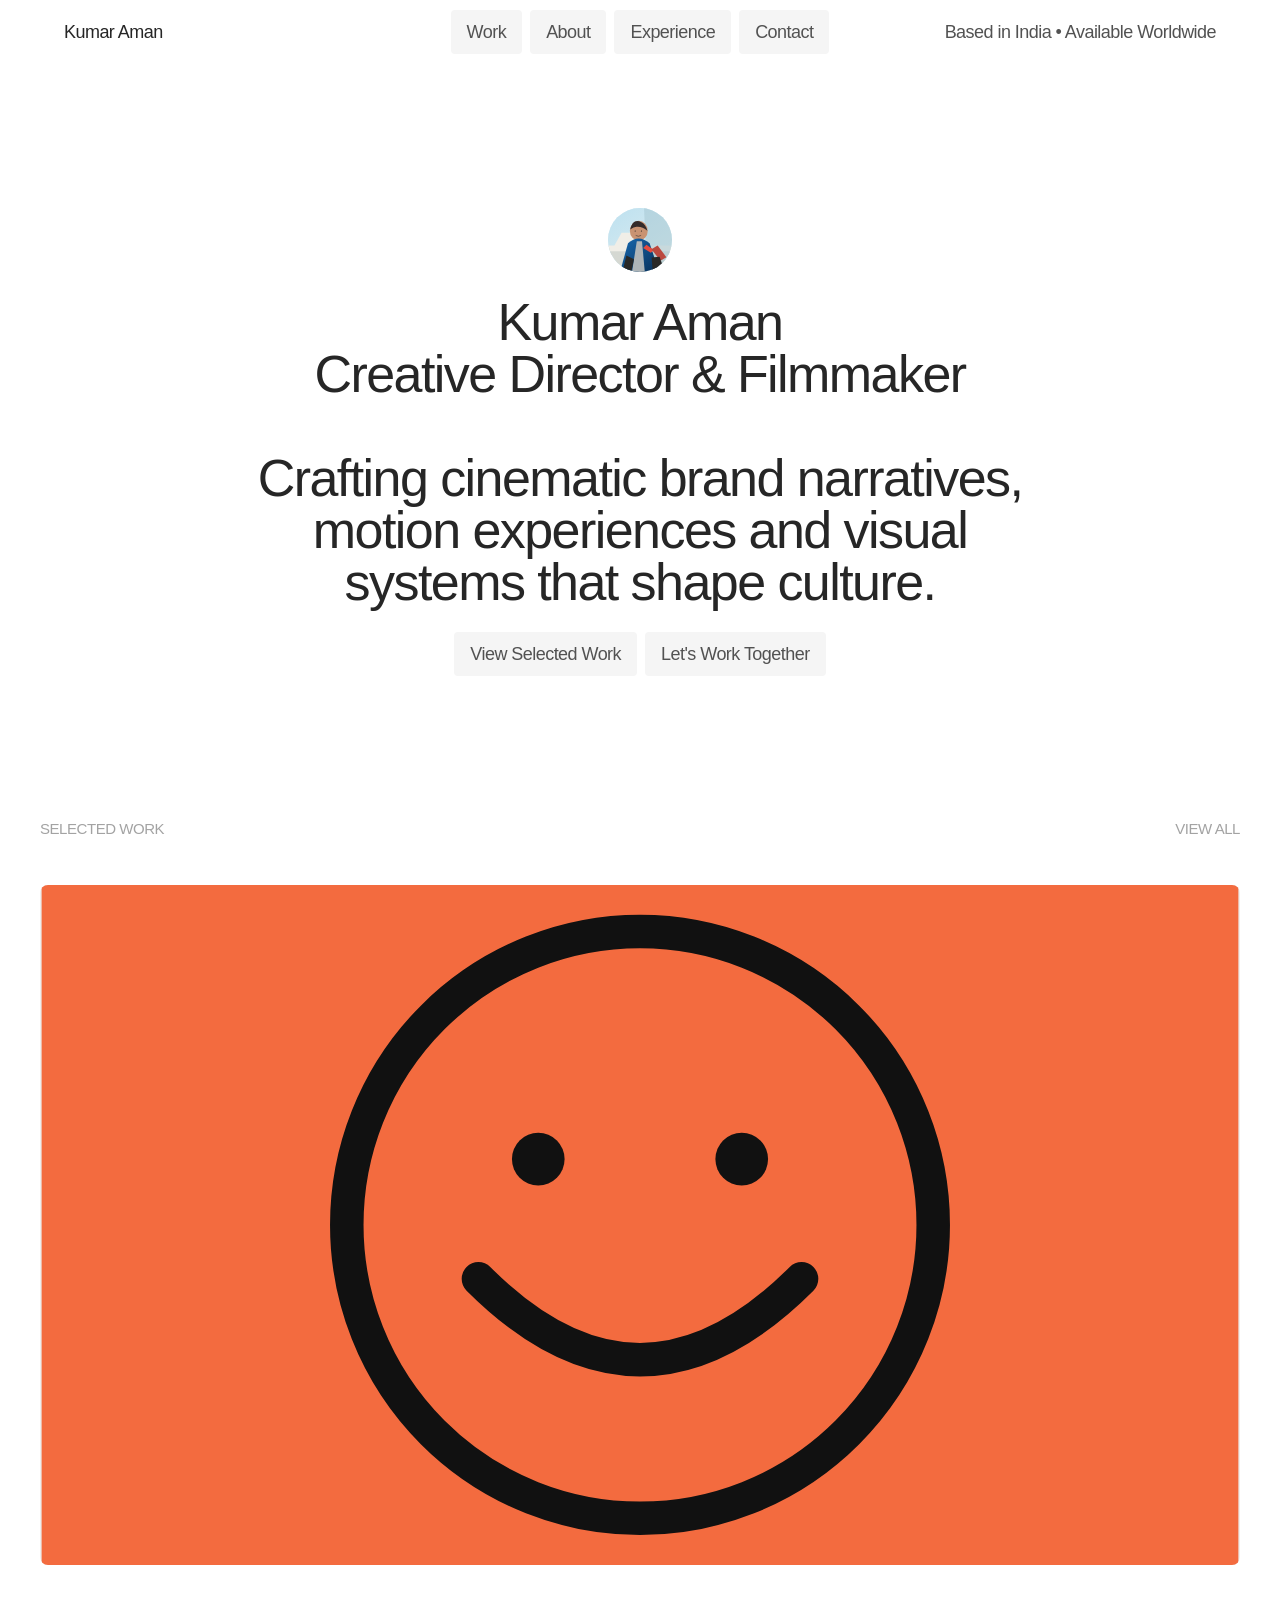
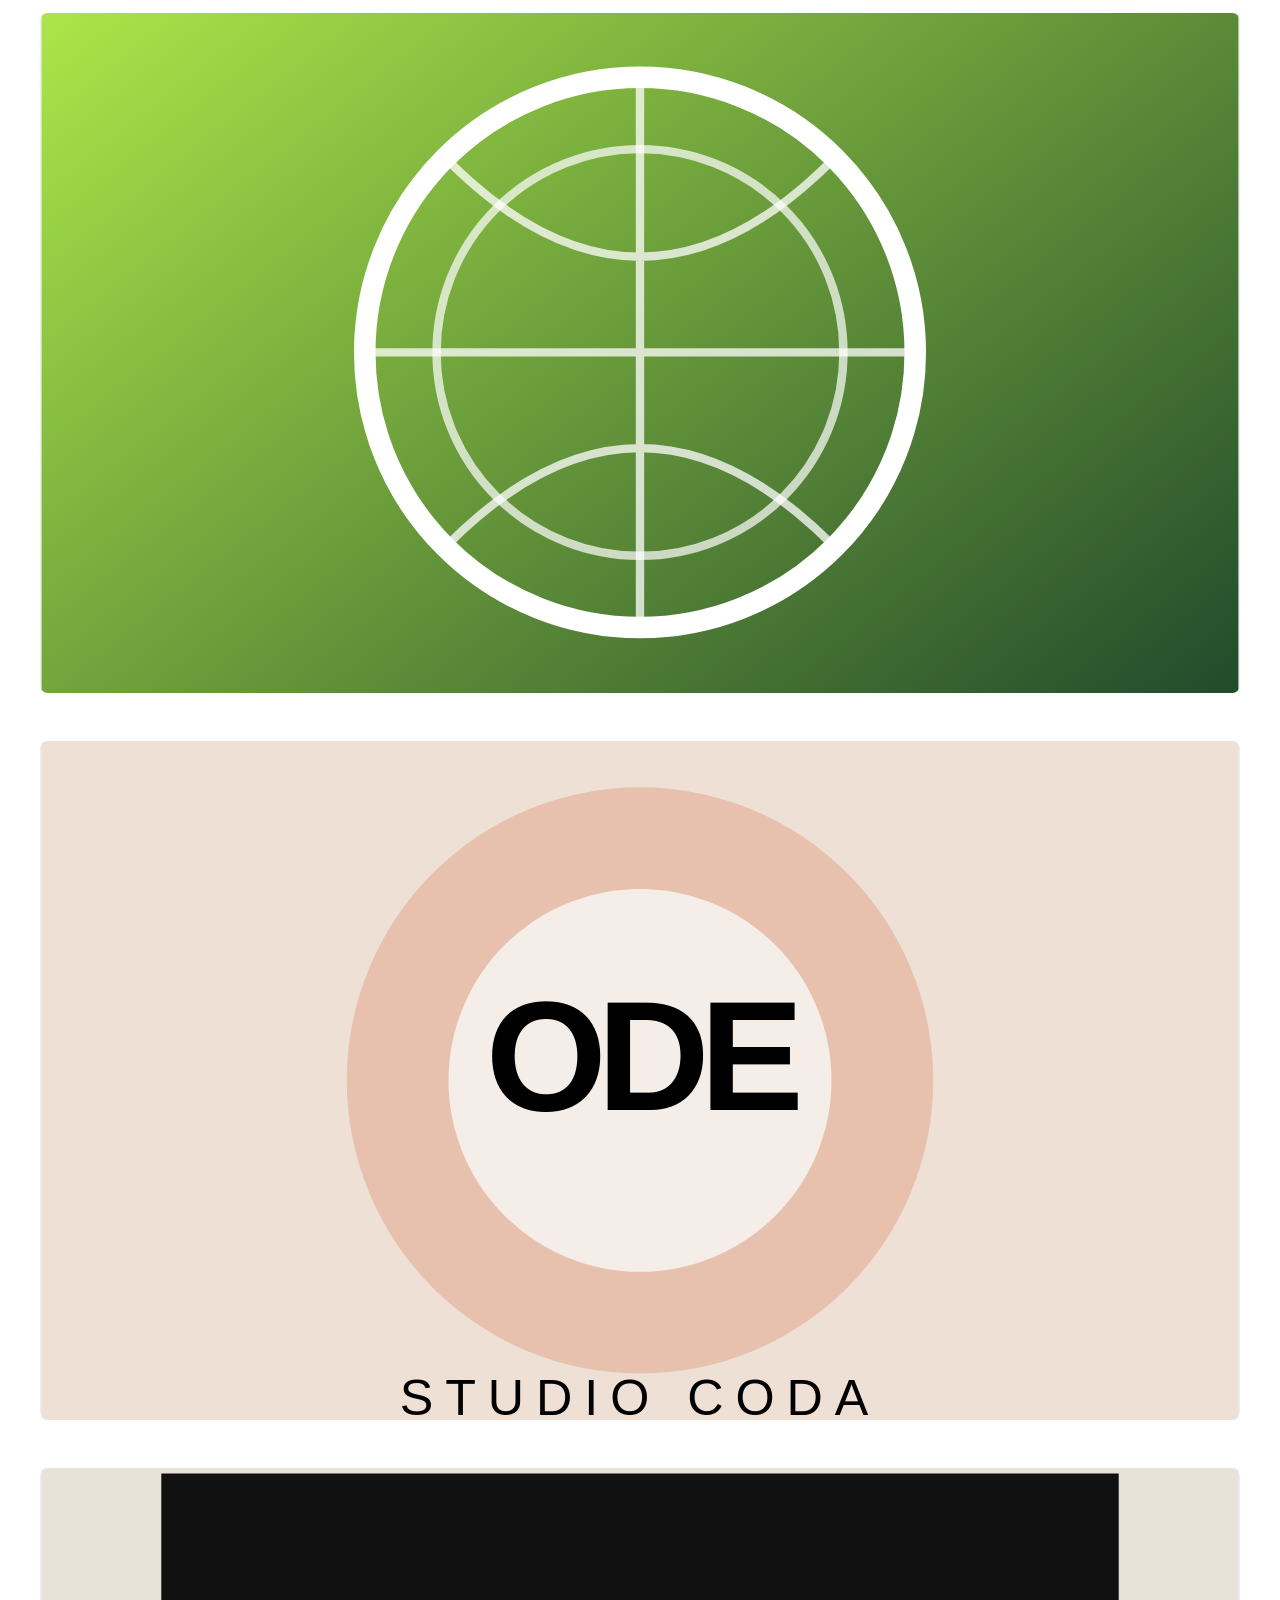
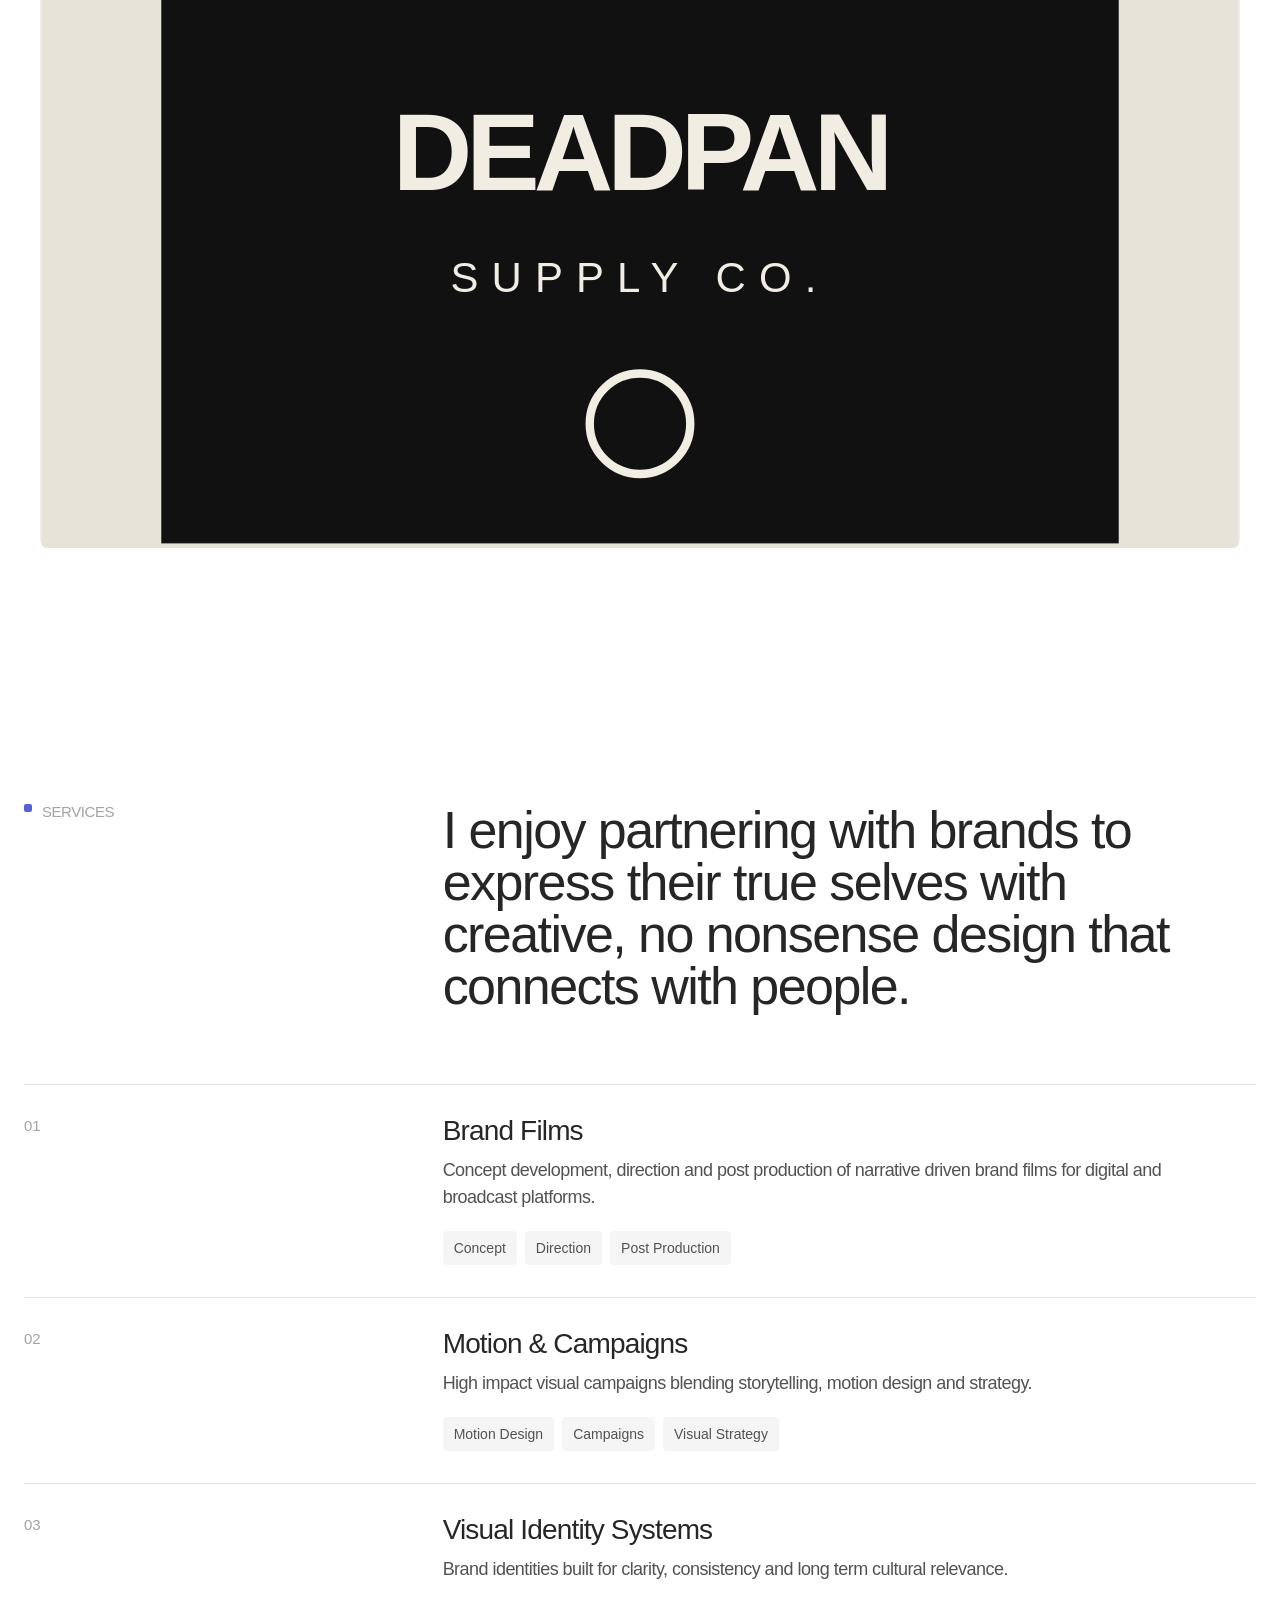
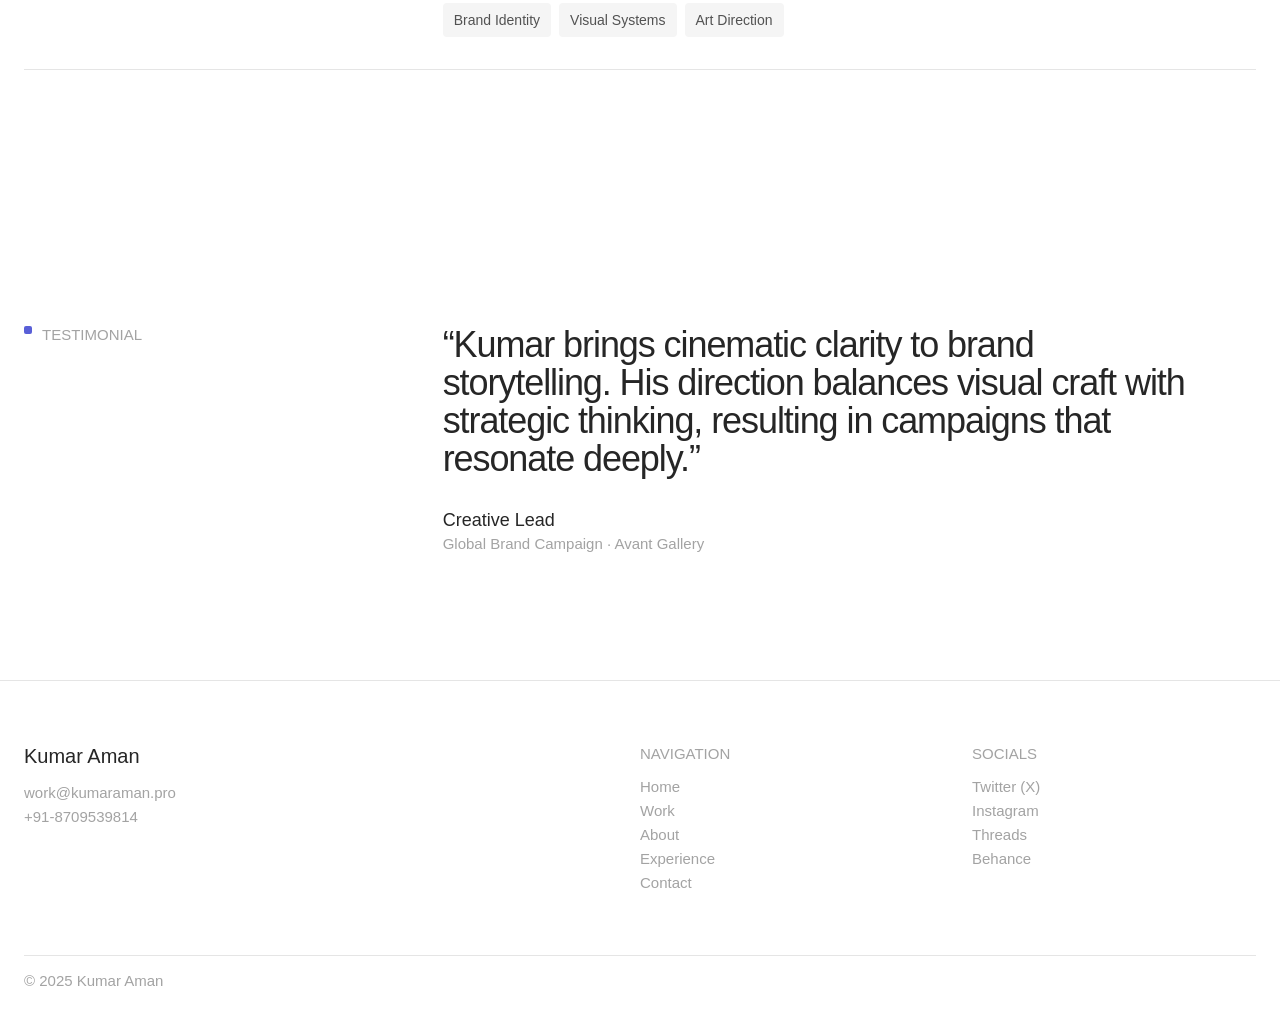
<file: index.html>
<!doctype html><html lang="en"><head><meta charset="utf-8"><meta name="viewport" content="width=device-width,initial-scale=1"><meta name="description" content="Kumar Aman, Creative Director & Filmmaker. Brand storytelling, motion design, visual identity and film production."><title>Creative Director & Filmmaker | Kumar Aman</title><link rel="stylesheet" href="assets/style.css"></head><body data-build="semibold-kumar-aman-2026"><header class="site-header"><div class="header-inner"><div class="header-row"><a class="brand" href="index.html">Kumar Aman</a><nav class="nav"><a href="work.html">Work</a><a href="profile.html">About</a><a href="services.html">Experience</a><a href="contact.html">Contact</a></nav><div class="availability">Based in India • Available Worldwide</div><button class="menu-toggle" aria-expanded="false">Menu</button></div></div><div class="mobile-menu"><a href="work.html">Work</a><a href="profile.html">About</a><a href="services.html">Experience</a><a href="contact.html">Contact</a></div></header><main class="page"><section class="hero"><div class="hero-inner"><div class="avatar reveal"><img src="assets/hero.svg" alt="Kumar Aman"></div><h1 class="reveal">Kumar Aman<br>Creative Director &amp; Filmmaker<br><br>Crafting cinematic brand narratives, motion experiences and visual systems that shape culture.</h1><div class="hero-actions reveal"><a class="button" href="work.html">View Selected Work</a><a class="button" href="contact.html">Let's Work Together</a></div></div></section><section class="featured"><div class="featured-inner"><div class="featured-head"><div class="section-kicker">Selected Work</div><a class="section-kicker" href="work.html">View all</a></div><div class="work-grid"><a class="project-card reveal" href="work/smiley-co.html"><div class="project-media"><img src="assets/smiley.svg" alt="Smiley Co project artwork"><div class="project-overlay"><div class="project-overlay-copy"><strong>Smiley Co</strong><span>Smilecorp Ltd</span></div></div></div><div class="project-meta"><strong>Smiley Co</strong><span>Smilecorp Ltd</span></div></a><a class="project-card reveal" href="work/circular.html"><div class="project-media"><img src="assets/circular.svg" alt="Circular project artwork"><div class="project-overlay"><div class="project-overlay-copy"><strong>Circular</strong><span>Circular Health</span></div></div></div><div class="project-meta"><strong>Circular</strong><span>Circular Health</span></div></a><a class="project-card reveal" href="work/ode.html"><div class="project-media"><img src="assets/ode.svg" alt="ODE project artwork"><div class="project-overlay"><div class="project-overlay-copy"><strong>ODE</strong><span>Studio Coda</span></div></div></div><div class="project-meta"><strong>ODE</strong><span>Studio Coda</span></div></a><a class="project-card reveal" href="work/deadpan-supply.html"><div class="project-media"><img src="assets/deadpan.svg" alt="Deadpan Supply project artwork"><div class="project-overlay"><div class="project-overlay-copy"><strong>Deadpan Supply</strong><span>Deadpan Supply Company</span></div></div></div><div class="project-meta"><strong>Deadpan Supply</strong><span>Deadpan Supply Company</span></div></a></div></div></section><section class="section services"><div class="section-inner"><div class="section-titlebar"><div class="overline"><span class="overline-dot"></span>Services</div><div class="title-content"><h1 class="reveal">I enjoy partnering with brands to express their true selves with creative, no nonsense design that connects with people.</h1></div></div><div class="practice-list"><div class="practice reveal"><div class="practice-number">01</div><div class="practice-main"><h3>Brand Films</h3><p>Concept development, direction and post production of narrative driven brand films for digital and broadcast platforms.</p><div class="practice-tags"><span>Concept</span><span>Direction</span><span>Post Production</span></div></div></div><div class="practice reveal"><div class="practice-number">02</div><div class="practice-main"><h3>Motion &amp; Campaigns</h3><p>High impact visual campaigns blending storytelling, motion design and strategy.</p><div class="practice-tags"><span>Motion Design</span><span>Campaigns</span><span>Visual Strategy</span></div></div></div><div class="practice reveal"><div class="practice-number">03</div><div class="practice-main"><h3>Visual Identity Systems</h3><p>Brand identities built for clarity, consistency and long term cultural relevance.</p><div class="practice-tags"><span>Brand Identity</span><span>Visual Systems</span><span>Art Direction</span></div></div></div></div></div></section><section class="testimonial"><div class="testimonial-inner"><div class="testimonial-label"><span class="overline-dot"></span>Testimonial</div><div class="testimonial-copy reveal"><blockquote>“Kumar brings cinematic clarity to brand storytelling. His direction balances visual craft with strategic thinking, resulting in campaigns that resonate deeply.”</blockquote><div class="testimonial-author"><strong>Creative Lead</strong><span>Global Brand Campaign · Avant Gallery</span></div></div></div></section></main><footer class="footer"><div class="footer-inner"><div><div class="footer-name">Kumar Aman</div><div class="footer-contact"><a href="mailto:work@kumaraman.pro">work@kumaraman.pro</a><a href="tel:+918709539814">+91-8709539814</a></div></div><div class="footer-col"><h2>Navigation</h2><div class="footer-links"><a href="index.html">Home</a><a href="work.html">Work</a><a href="profile.html">About</a><a href="services.html">Experience</a><a href="contact.html">Contact</a></div></div><div class="footer-col"><h2>Socials</h2><div class="footer-links"><a href="https://x.com/" target="_blank" rel="noopener">Twitter (X)</a><a href="https://instagram.com/" target="_blank" rel="noopener">Instagram</a><a href="https://threads.net/" target="_blank" rel="noopener">Threads</a><a href="https://behance.net/" target="_blank" rel="noopener">Behance</a></div></div></div><div class="footer-bottom">© 2025 Kumar Aman</div></footer><script src="assets/app.js"></script></body></html>
</file>
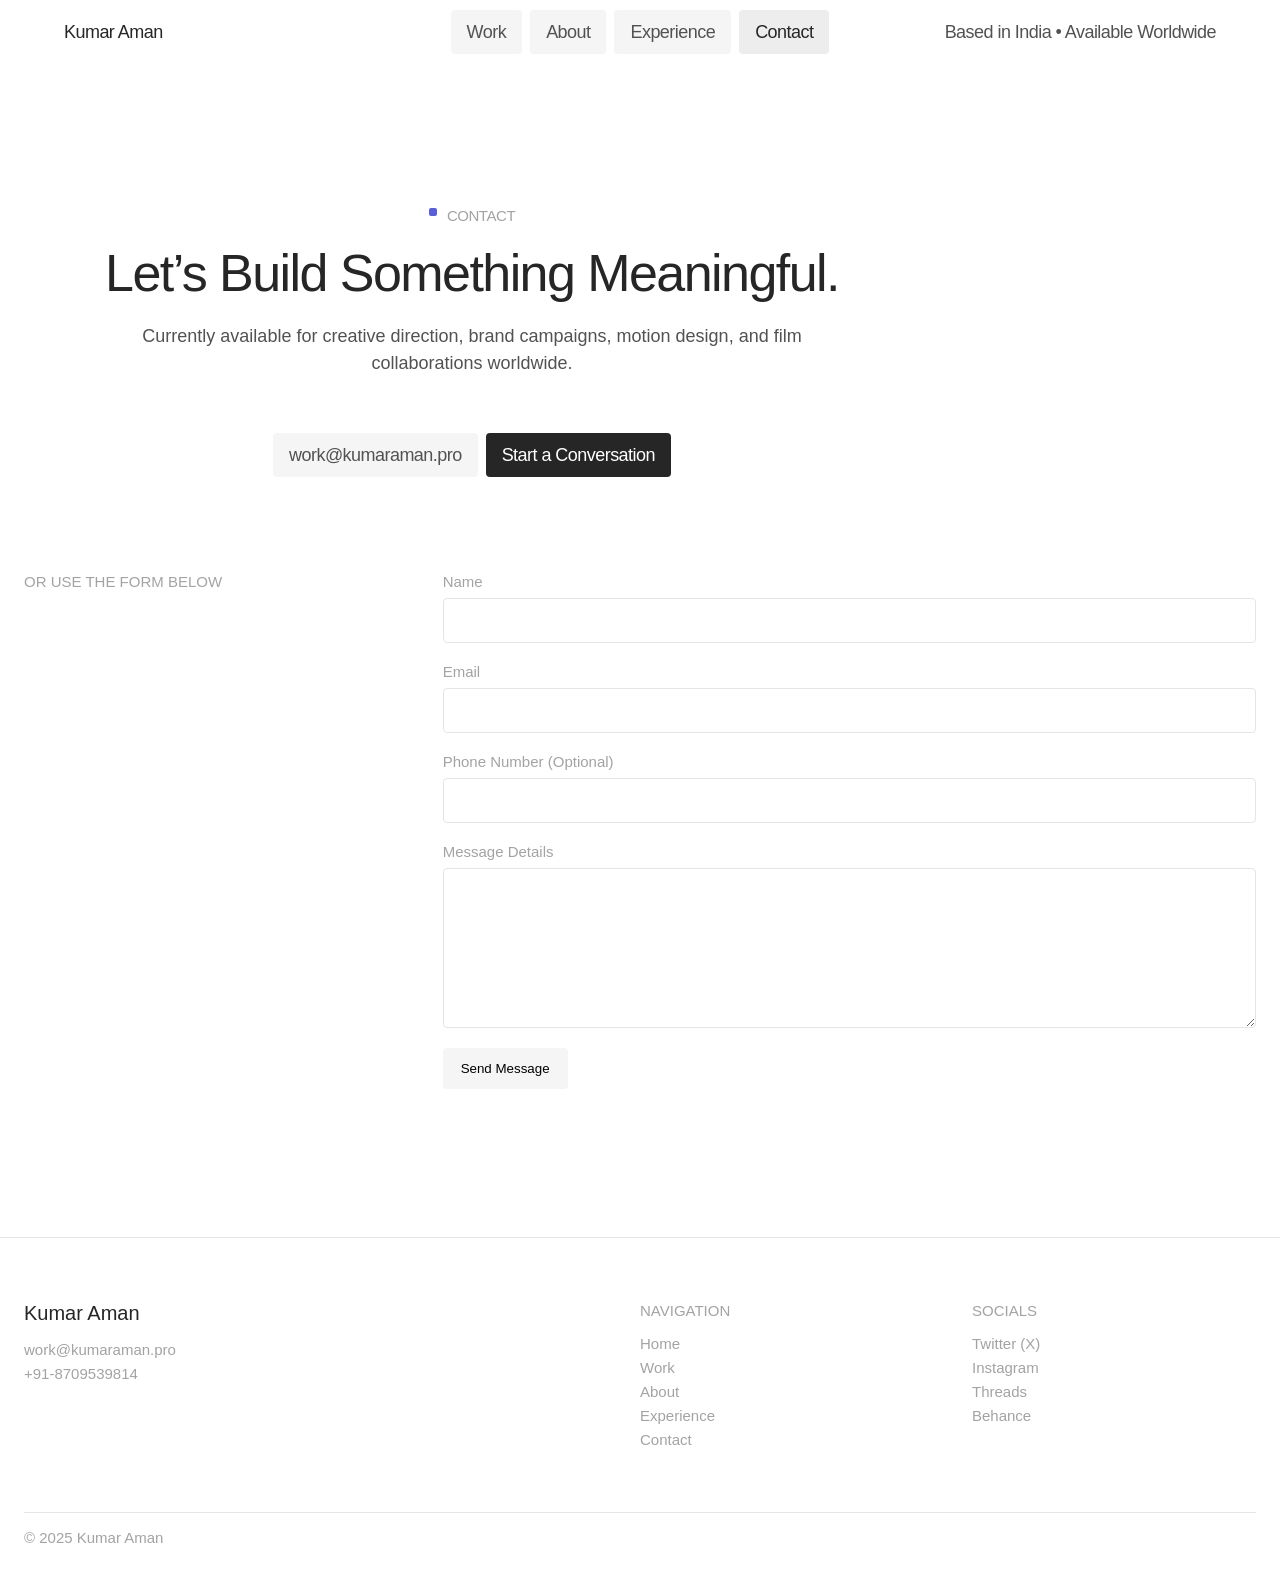
<file: contact.html>
<!doctype html><html lang="en"><head><meta charset="utf-8"><meta name="viewport" content="width=device-width,initial-scale=1"><meta name="description" content="Contact Kumar Aman for creative direction, brand campaigns, motion design and film collaborations."><title>Contact | Kumar Aman</title><link rel="stylesheet" href="assets/style.css"></head><body><header class="site-header"><div class="header-inner"><div class="header-row"><a class="brand" href="index.html">Kumar Aman</a><nav class="nav"><a href="work.html">Work</a><a href="profile.html">About</a><a href="services.html">Experience</a><a class="active" href="contact.html">Contact</a></nav><div class="availability">Based in India • Available Worldwide</div><button class="menu-toggle" aria-expanded="false">Menu</button></div></div><div class="mobile-menu"><a href="work.html">Work</a><a href="profile.html">About</a><a href="services.html">Experience</a><a href="contact.html">Contact</a></div></header><main class="page"><section class="contact-hero"><div class="hero-inner" style="max-width:896px"><div class="overline"><span class="overline-dot"></span>Contact</div><h1 class="display reveal">Let’s Build Something Meaningful.</h1><p class="reveal" style="margin:0;max-width:720px;color:var(--muted);font-size:18px;line-height:1.5">Currently available for creative direction, brand campaigns, motion design, and film collaborations worldwide.</p><div class="contact-actions reveal"><a class="button" href="mailto:work@kumaraman.pro">work@kumaraman.pro</a><a class="button primary" href="mailto:work@kumaraman.pro?subject=Project%20Enquiry">Start a Conversation</a></div></div></section><section class="form-section"><div class="form-grid"><div class="form-copy">Or use the form below</div><form class="contact-form reveal"><div class="field"><label>Name</label><input required name="name" autocomplete="name"></div><div class="field"><label>Email</label><input required type="email" name="email" autocomplete="email"></div><div class="field"><label>Phone Number (Optional)</label><input name="phone" autocomplete="tel"></div><div class="field"><label>Message Details</label><textarea required name="message"></textarea></div><button class="submit" type="submit">Send Message</button><div class="form-status" aria-live="polite"></div></form></div></section></main><footer class="footer"><div class="footer-inner"><div><div class="footer-name">Kumar Aman</div><div class="footer-contact"><a href="mailto:work@kumaraman.pro">work@kumaraman.pro</a><a href="tel:+918709539814">+91-8709539814</a></div></div><div class="footer-col"><h2>Navigation</h2><div class="footer-links"><a href="index.html">Home</a><a href="work.html">Work</a><a href="profile.html">About</a><a href="services.html">Experience</a><a href="contact.html">Contact</a></div></div><div class="footer-col"><h2>Socials</h2><div class="footer-links"><a href="https://x.com/" target="_blank">Twitter (X)</a><a href="https://instagram.com/" target="_blank">Instagram</a><a href="https://threads.net/" target="_blank">Threads</a><a href="https://behance.net/" target="_blank">Behance</a></div></div></div><div class="footer-bottom">© 2025 Kumar Aman</div></footer><script src="assets/app.js"></script></body></html>
</file>
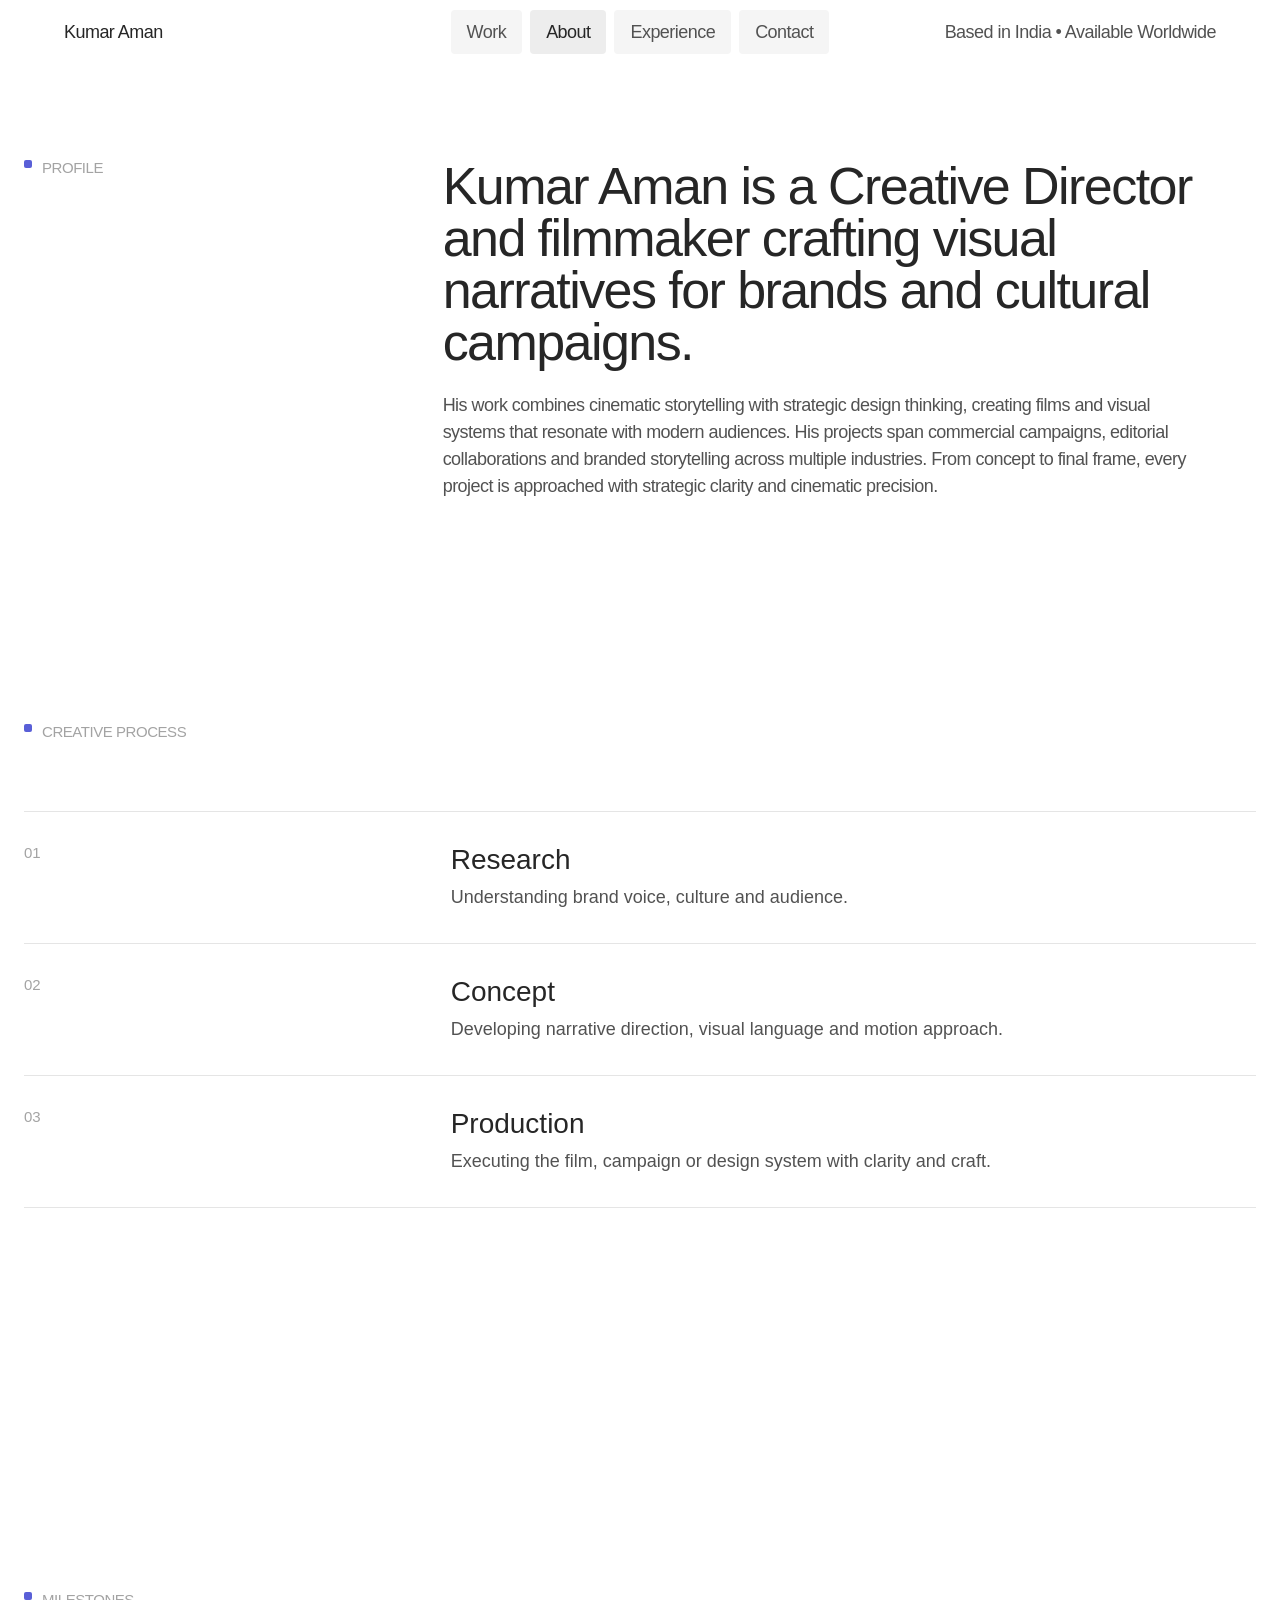
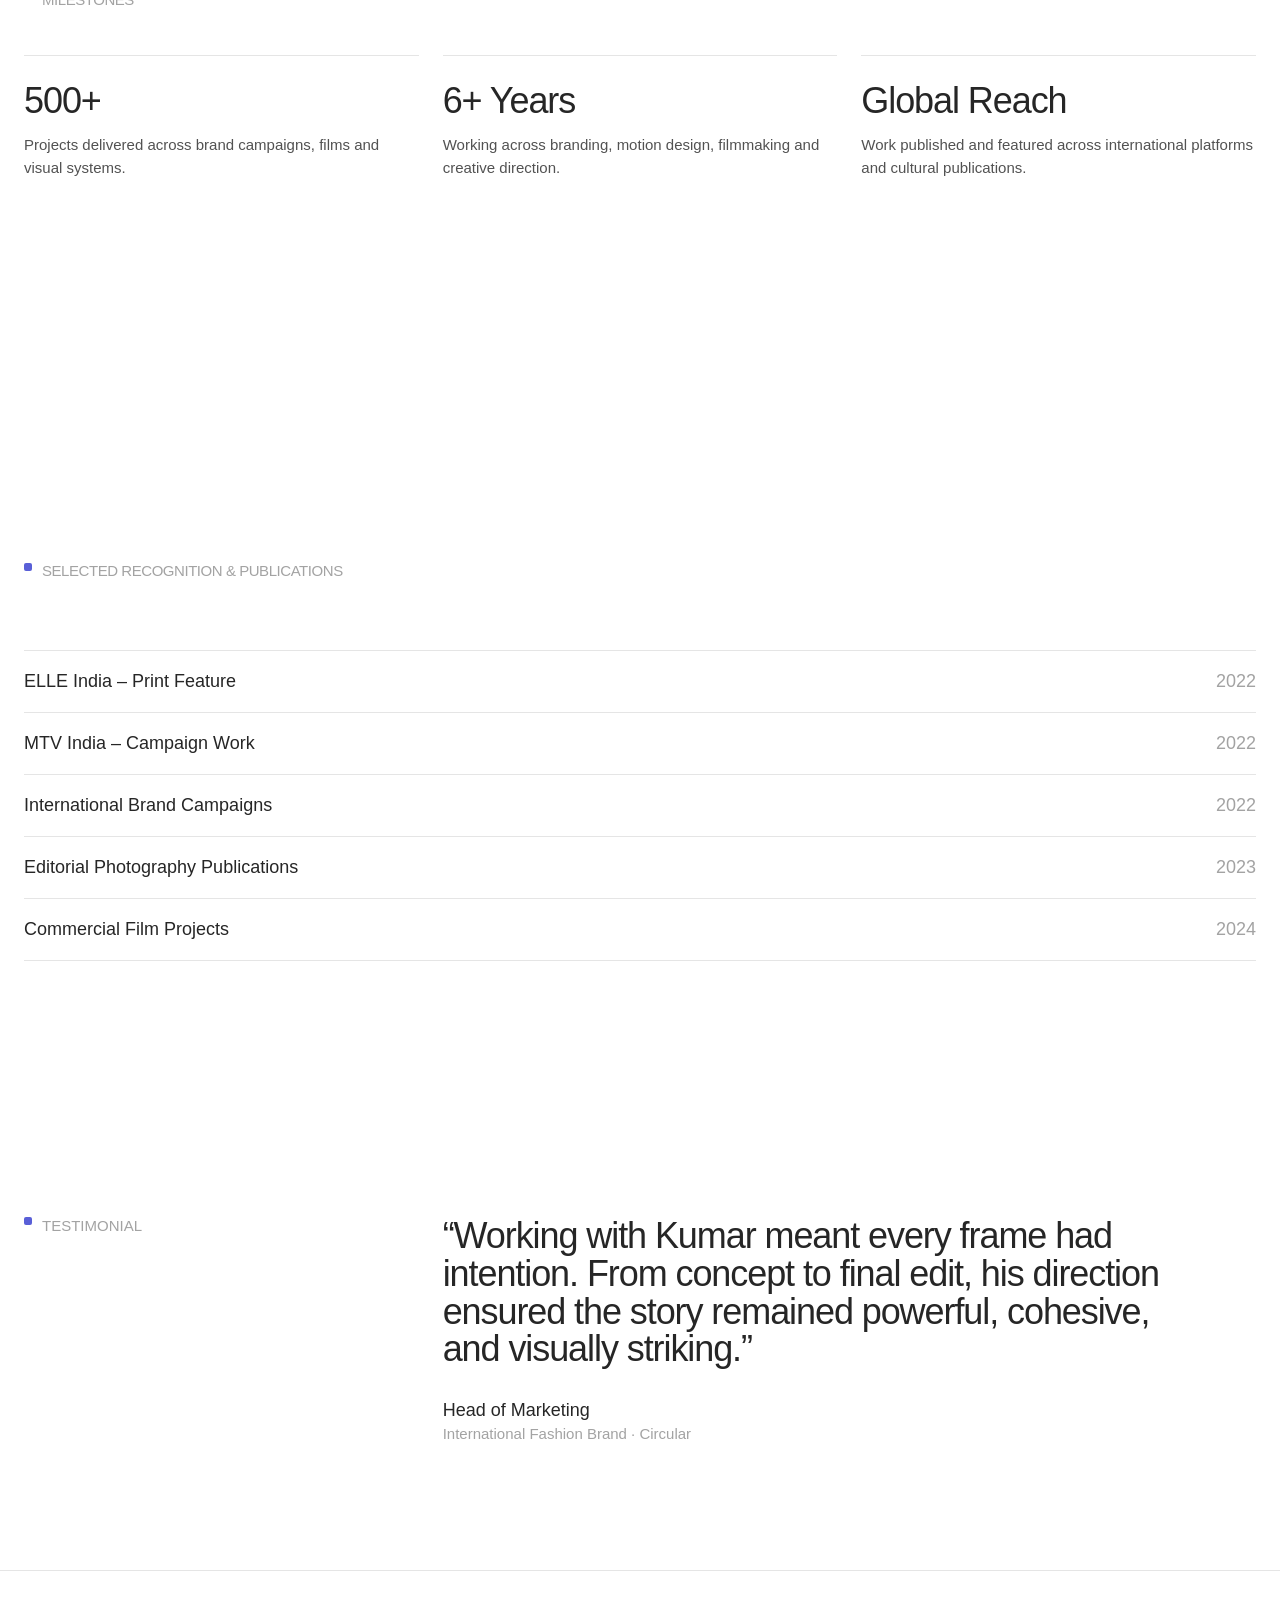
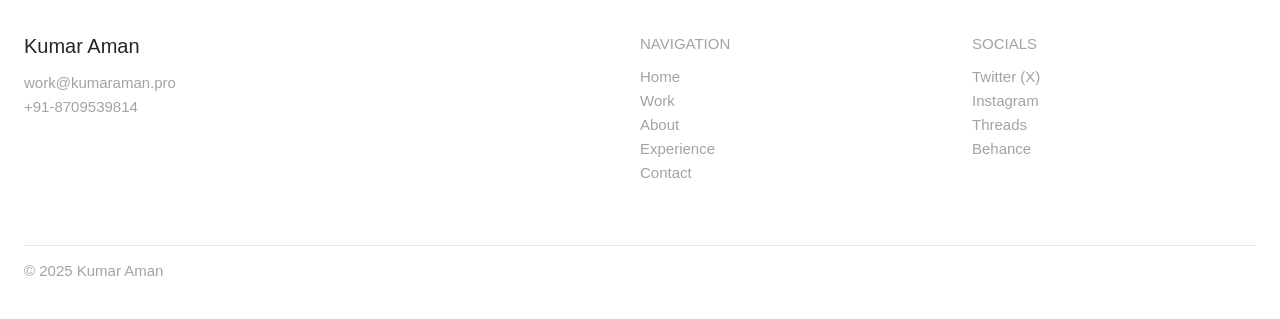
<file: profile.html>
<!doctype html><html lang="en"><head><meta charset="utf-8"><meta name="viewport" content="width=device-width,initial-scale=1"><meta name="description" content="Profile of Kumar Aman, Creative Director and filmmaker."><title>Profile | Kumar Aman</title><link rel="stylesheet" href="assets/style.css"></head><body><header class="site-header"><div class="header-inner"><div class="header-row"><a class="brand" href="index.html">Kumar Aman</a><nav class="nav"><a href="work.html">Work</a><a class="active" href="profile.html">About</a><a href="services.html">Experience</a><a href="contact.html">Contact</a></nav><div class="availability">Based in India • Available Worldwide</div><button class="menu-toggle" aria-expanded="false">Menu</button></div></div><div class="mobile-menu"><a href="work.html">Work</a><a href="profile.html">About</a><a href="services.html">Experience</a><a href="contact.html">Contact</a></div></header><main class="page"><section class="section compact"><div class="section-inner"><div class="section-titlebar"><div class="overline"><span class="overline-dot"></span>Profile</div><div class="title-content"><h1 class="reveal">Kumar Aman is a Creative Director and filmmaker crafting visual narratives for brands and cultural campaigns.</h1><p class="reveal">His work combines cinematic storytelling with strategic design thinking, creating films and visual systems that resonate with modern audiences. His projects span commercial campaigns, editorial collaborations and branded storytelling across multiple industries. From concept to final frame, every project is approached with strategic clarity and cinematic precision.</p></div></div></div></section><section class="section compact"><div class="section-inner"><div class="overline"><span class="overline-dot"></span>Creative Process</div><div class="process-list"><div class="process-row reveal"><div class="process-index">01</div><div><h3>Research</h3><p>Understanding brand voice, culture and audience.</p></div></div><div class="process-row reveal"><div class="process-index">02</div><div><h3>Concept</h3><p>Developing narrative direction, visual language and motion approach.</p></div></div><div class="process-row reveal"><div class="process-index">03</div><div><h3>Production</h3><p>Executing the film, campaign or design system with clarity and craft.</p></div></div></div></div></section><section class="section milestones"><div class="section-inner"><div class="overline"><span class="overline-dot"></span>Milestones</div><div class="milestone-grid"><div class="milestone reveal"><strong>500+</strong><p>Projects delivered across brand campaigns, films and visual systems.</p></div><div class="milestone reveal"><strong>6+ Years</strong><p>Working across branding, motion design, filmmaking and creative direction.</p></div><div class="milestone reveal"><strong>Global Reach</strong><p>Work published and featured across international platforms and cultural publications.</p></div></div></div></section><section class="section recognition"><div class="section-inner"><div class="overline"><span class="overline-dot"></span>Selected Recognition &amp; Publications</div><div class="recognition-list"><div class="recognition-row reveal"><span>ELLE India – Print Feature</span><span>2022</span></div><div class="recognition-row reveal"><span>MTV India – Campaign Work</span><span>2022</span></div><div class="recognition-row reveal"><span>International Brand Campaigns</span><span>2022</span></div><div class="recognition-row reveal"><span>Editorial Photography Publications</span><span>2023</span></div><div class="recognition-row reveal"><span>Commercial Film Projects</span><span>2024</span></div></div></div></section><section class="testimonial"><div class="testimonial-inner"><div class="testimonial-label"><span class="overline-dot"></span>Testimonial</div><div class="testimonial-copy reveal"><blockquote>“Working with Kumar meant every frame had intention. From concept to final edit, his direction ensured the story remained powerful, cohesive, and visually striking.”</blockquote><div class="testimonial-author"><strong>Head of Marketing</strong><span>International Fashion Brand · Circular</span></div></div></div></section></main><footer class="footer"><div class="footer-inner"><div><div class="footer-name">Kumar Aman</div><div class="footer-contact"><a href="mailto:work@kumaraman.pro">work@kumaraman.pro</a><a href="tel:+918709539814">+91-8709539814</a></div></div><div class="footer-col"><h2>Navigation</h2><div class="footer-links"><a href="index.html">Home</a><a href="work.html">Work</a><a href="profile.html">About</a><a href="services.html">Experience</a><a href="contact.html">Contact</a></div></div><div class="footer-col"><h2>Socials</h2><div class="footer-links"><a href="https://x.com/" target="_blank">Twitter (X)</a><a href="https://instagram.com/" target="_blank">Instagram</a><a href="https://threads.net/" target="_blank">Threads</a><a href="https://behance.net/" target="_blank">Behance</a></div></div></div><div class="footer-bottom">© 2025 Kumar Aman</div></footer><script src="assets/app.js"></script></body></html>
</file>
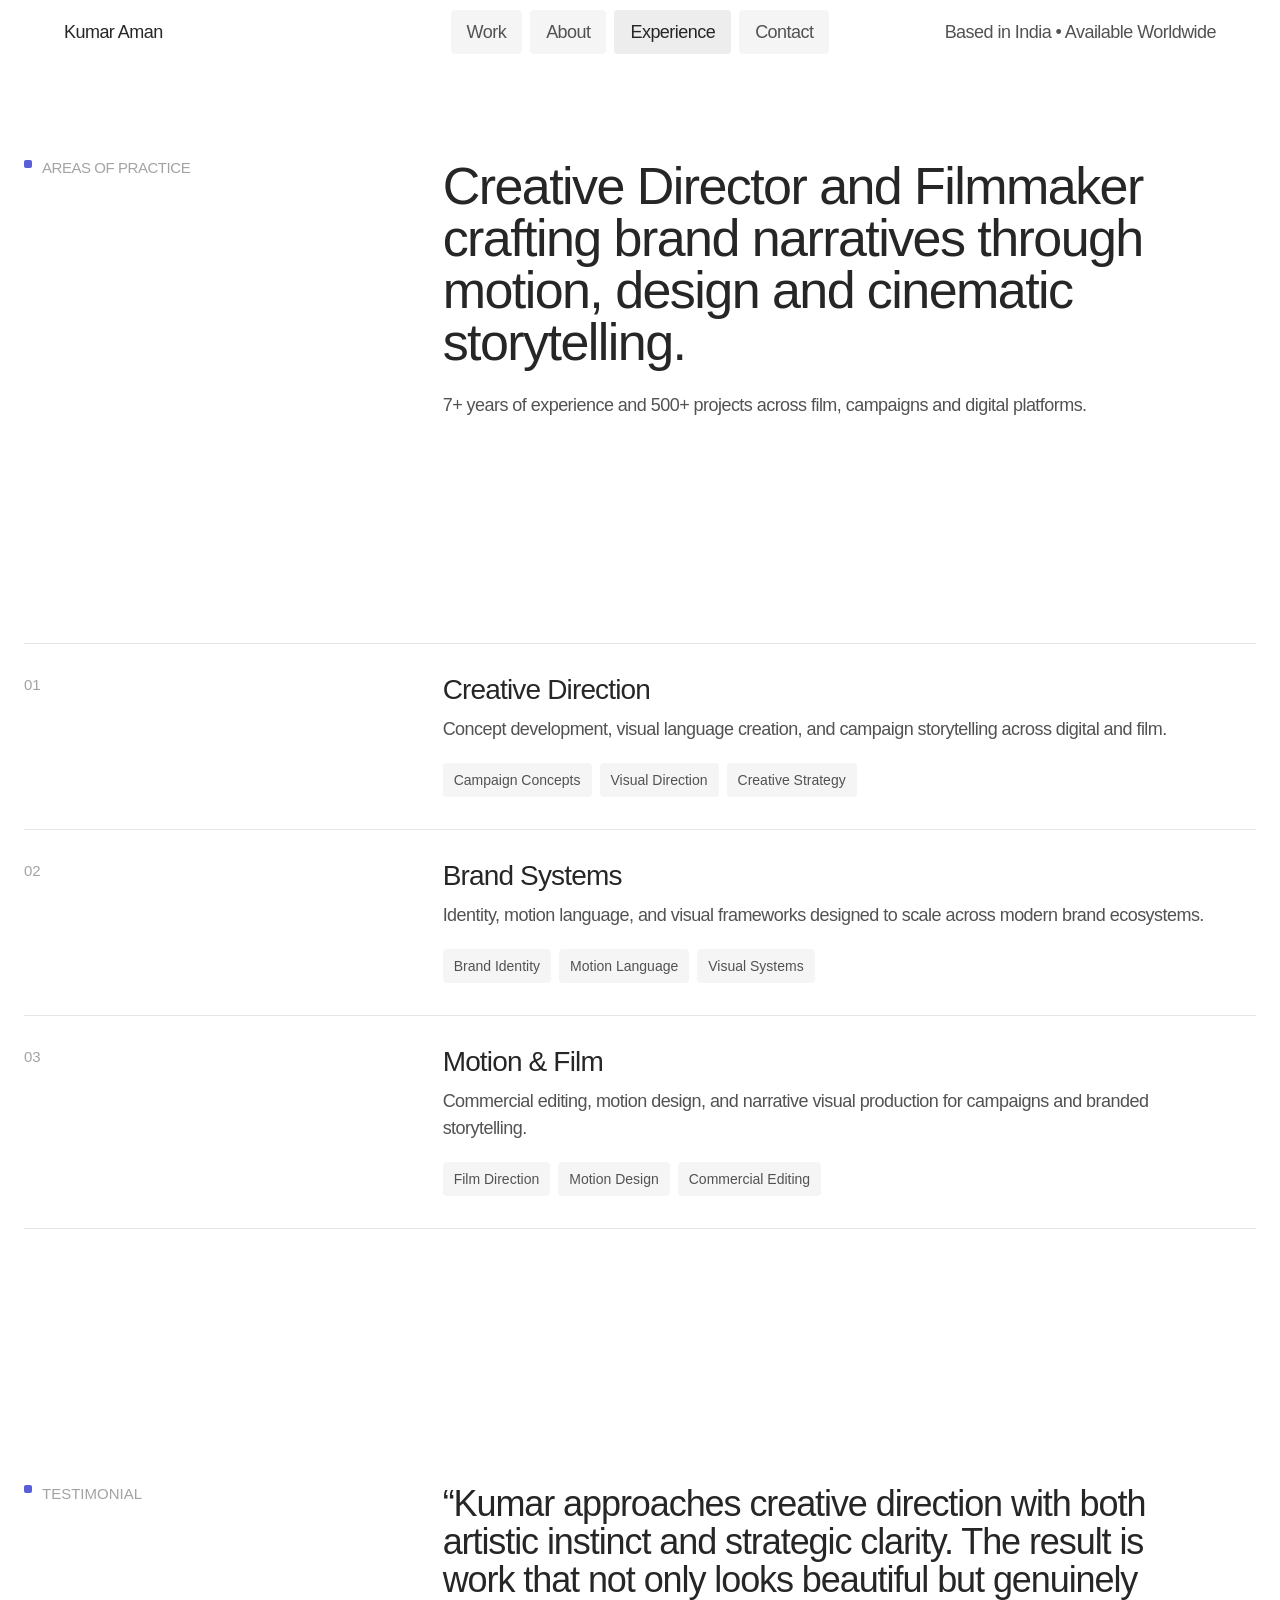
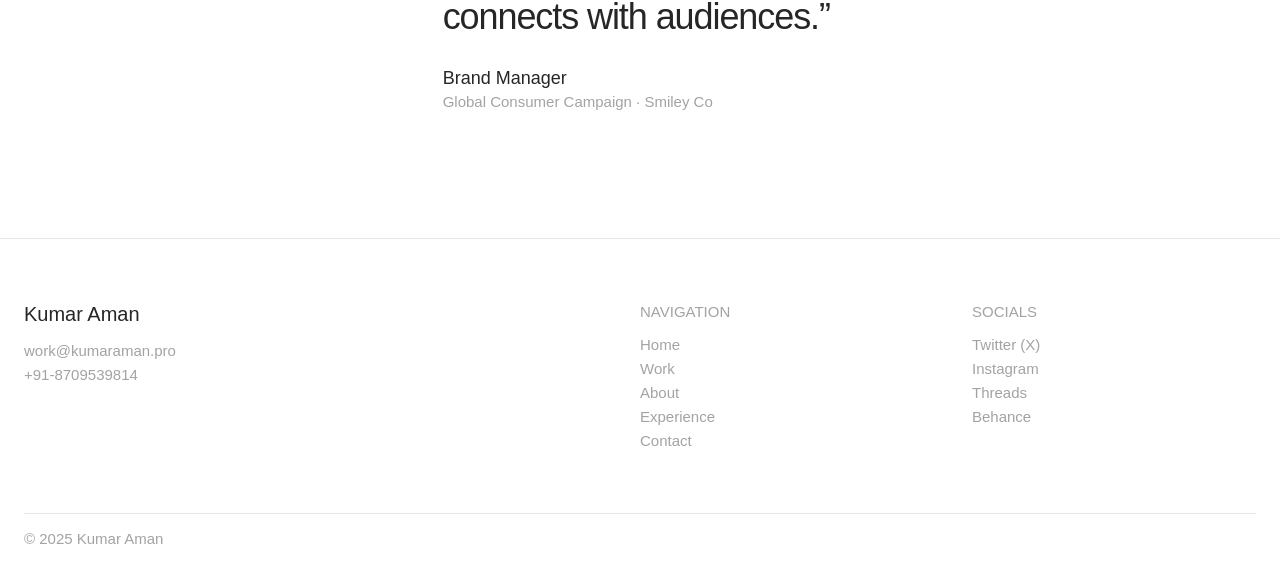
<file: services.html>
<!doctype html><html lang="en"><head><meta charset="utf-8"><meta name="viewport" content="width=device-width,initial-scale=1"><meta name="description" content="Kumar Aman experience and areas of practice."><title>Experience | Kumar Aman</title><link rel="stylesheet" href="assets/style.css"></head><body><header class="site-header"><div class="header-inner"><div class="header-row"><a class="brand" href="index.html">Kumar Aman</a><nav class="nav"><a href="work.html">Work</a><a href="profile.html">About</a><a class="active" href="services.html">Experience</a><a href="contact.html">Contact</a></nav><div class="availability">Based in India • Available Worldwide</div><button class="menu-toggle" aria-expanded="false">Menu</button></div></div><div class="mobile-menu"><a href="work.html">Work</a><a href="profile.html">About</a><a href="services.html">Experience</a><a href="contact.html">Contact</a></div></header><main class="page"><section class="section compact"><div class="section-inner"><div class="section-titlebar"><div class="overline"><span class="overline-dot"></span>Areas of Practice</div><div class="title-content"><h1 class="reveal">Creative Director and Filmmaker crafting brand narratives through motion, design and cinematic storytelling.</h1><p class="reveal">7+ years of experience and 500+ projects across film, campaigns and digital platforms.</p></div></div></div></section><section class="section compact"><div class="section-inner"><div class="practice-list" style="margin-top:0"><div class="practice reveal"><div class="practice-number">01</div><div class="practice-main"><h3>Creative Direction</h3><p>Concept development, visual language creation, and campaign storytelling across digital and film.</p><div class="practice-tags"><span>Campaign Concepts</span><span>Visual Direction</span><span>Creative Strategy</span></div></div></div><div class="practice reveal"><div class="practice-number">02</div><div class="practice-main"><h3>Brand Systems</h3><p>Identity, motion language, and visual frameworks designed to scale across modern brand ecosystems.</p><div class="practice-tags"><span>Brand Identity</span><span>Motion Language</span><span>Visual Systems</span></div></div></div><div class="practice reveal"><div class="practice-number">03</div><div class="practice-main"><h3>Motion &amp; Film</h3><p>Commercial editing, motion design, and narrative visual production for campaigns and branded storytelling.</p><div class="practice-tags"><span>Film Direction</span><span>Motion Design</span><span>Commercial Editing</span></div></div></div></div></div></section><section class="testimonial"><div class="testimonial-inner"><div class="testimonial-label"><span class="overline-dot"></span>Testimonial</div><div class="testimonial-copy reveal"><blockquote>“Kumar approaches creative direction with both artistic instinct and strategic clarity. The result is work that not only looks beautiful but genuinely connects with audiences.”</blockquote><div class="testimonial-author"><strong>Brand Manager</strong><span>Global Consumer Campaign · Smiley Co</span></div></div></div></section></main><footer class="footer"><div class="footer-inner"><div><div class="footer-name">Kumar Aman</div><div class="footer-contact"><a href="mailto:work@kumaraman.pro">work@kumaraman.pro</a><a href="tel:+918709539814">+91-8709539814</a></div></div><div class="footer-col"><h2>Navigation</h2><div class="footer-links"><a href="index.html">Home</a><a href="work.html">Work</a><a href="profile.html">About</a><a href="services.html">Experience</a><a href="contact.html">Contact</a></div></div><div class="footer-col"><h2>Socials</h2><div class="footer-links"><a href="https://x.com/" target="_blank">Twitter (X)</a><a href="https://instagram.com/" target="_blank">Instagram</a><a href="https://threads.net/" target="_blank">Threads</a><a href="https://behance.net/" target="_blank">Behance</a></div></div></div><div class="footer-bottom">© 2025 Kumar Aman</div></footer><script src="assets/app.js"></script></body></html>
</file>
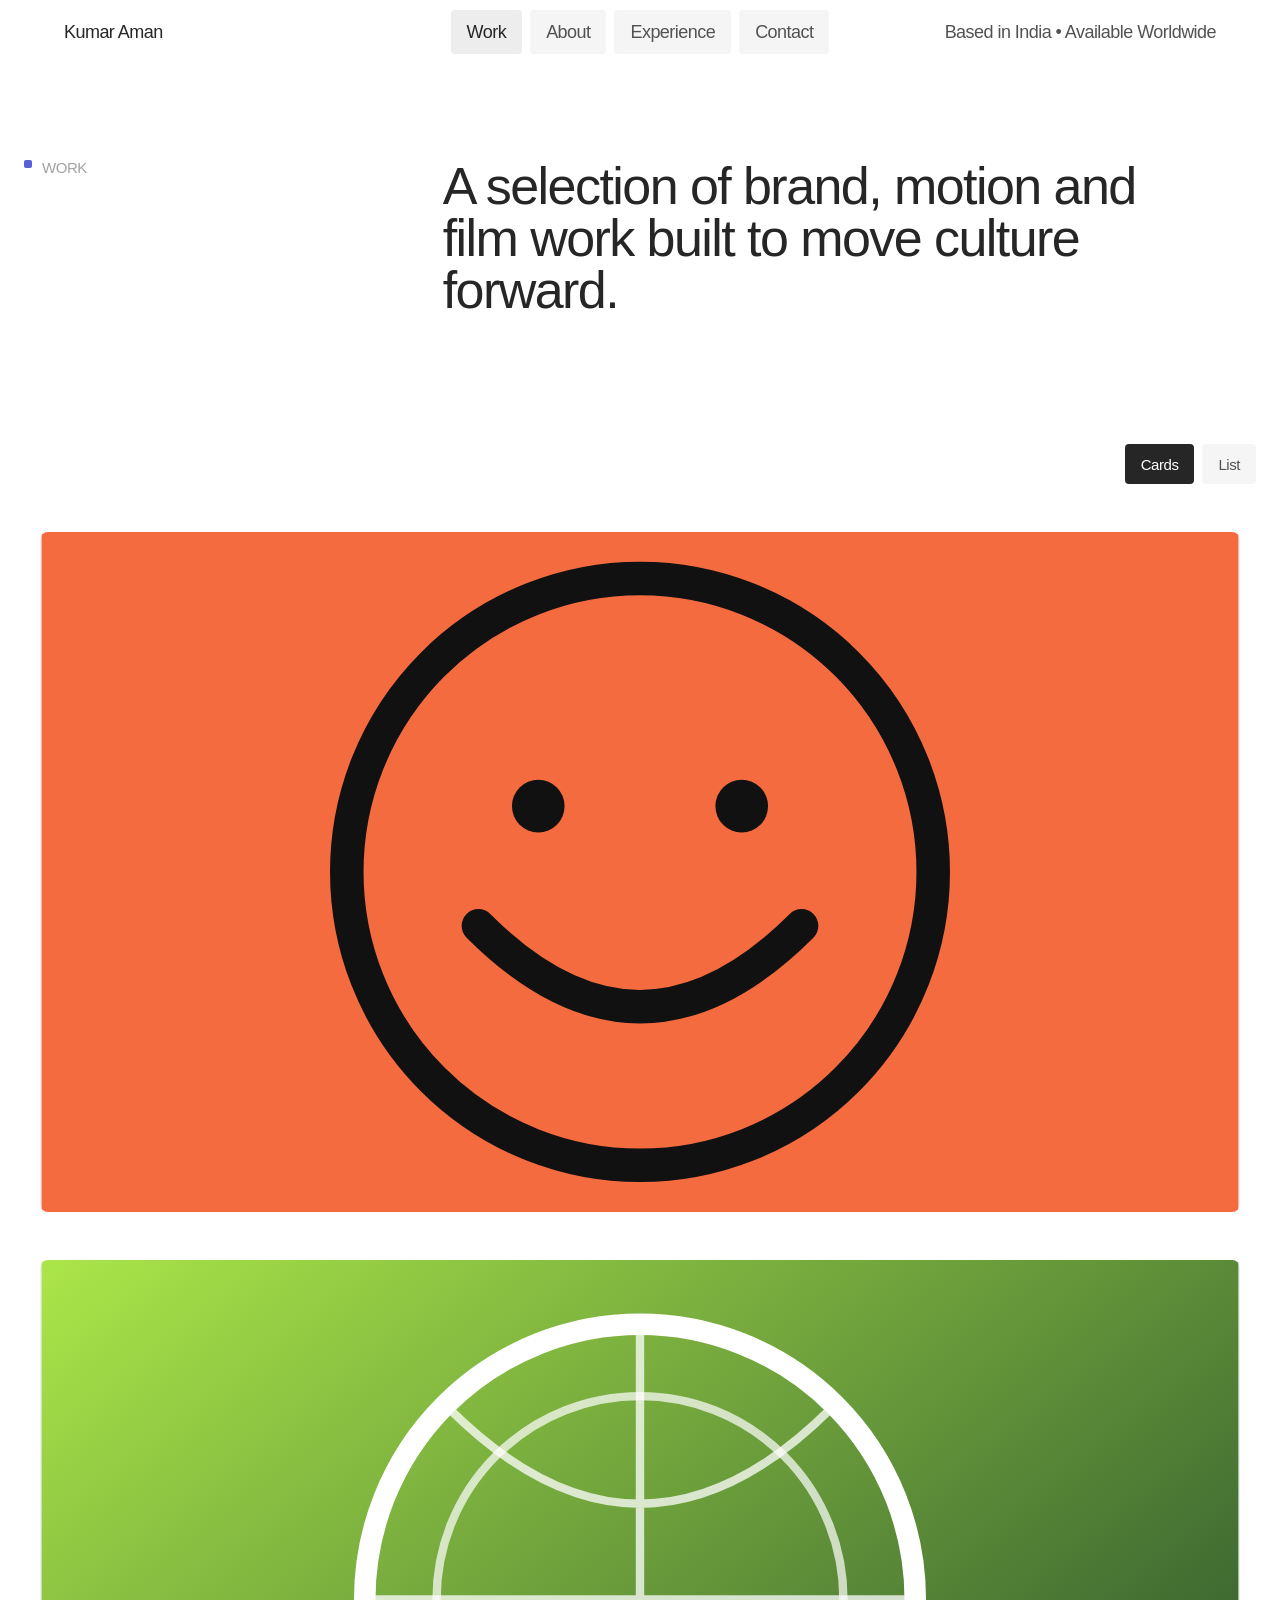
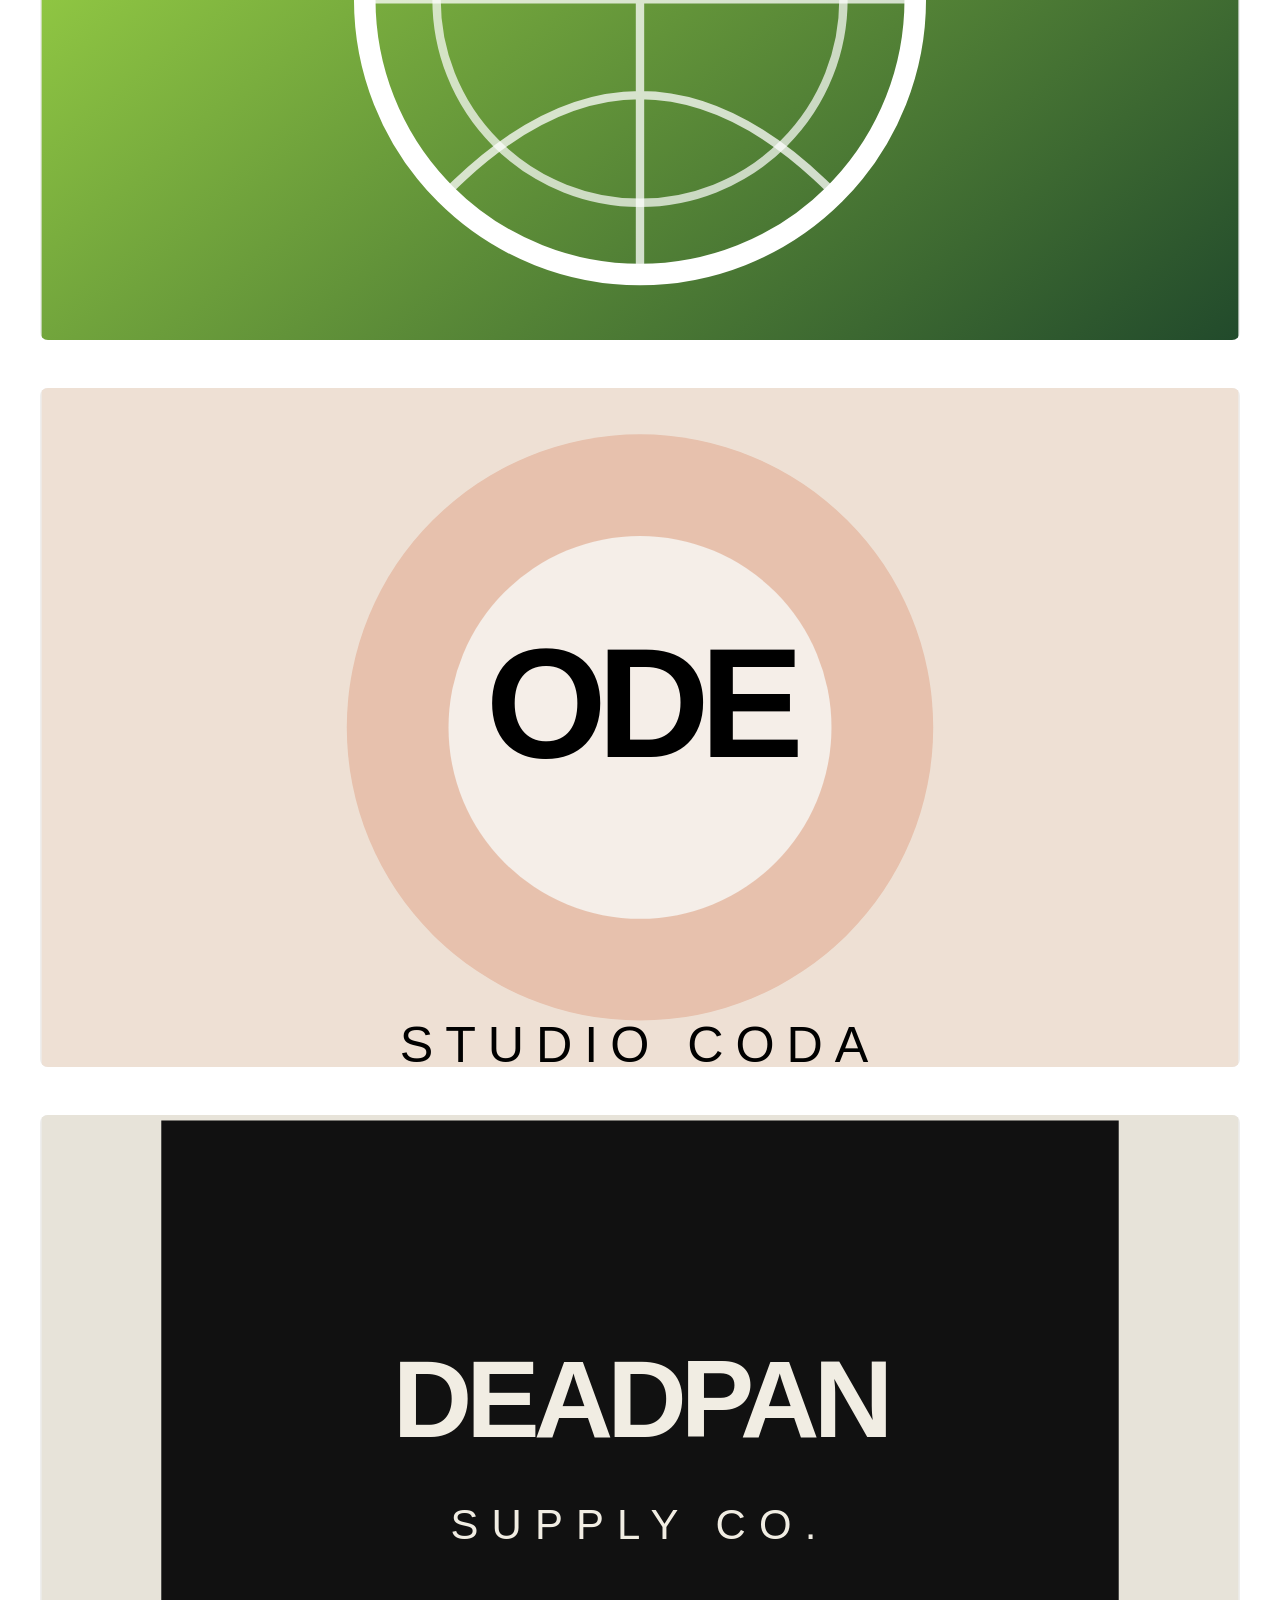
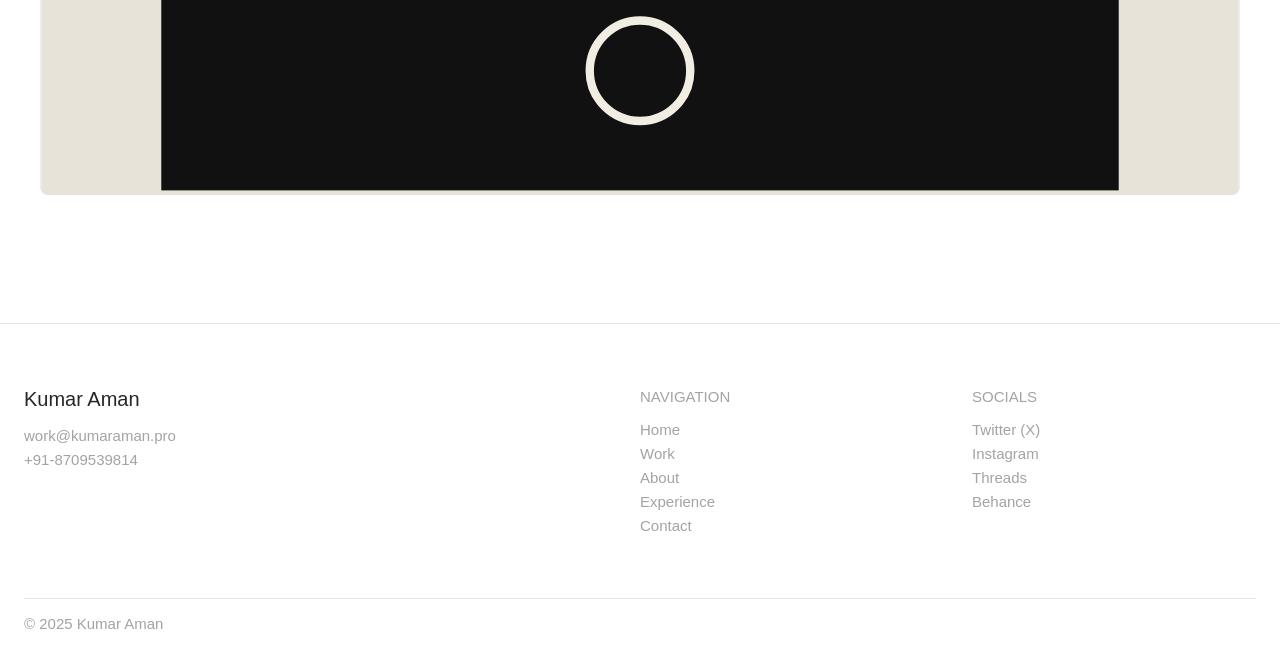
<file: work.html>
<!doctype html><html lang="en"><head><meta charset="utf-8"><meta name="viewport" content="width=device-width,initial-scale=1"><meta name="description" content="Selected work by Kumar Aman."><title>Work | Kumar Aman</title><link rel="stylesheet" href="assets/style.css"></head><body><header class="site-header"><div class="header-inner"><div class="header-row"><a class="brand" href="index.html">Kumar Aman</a><nav class="nav"><a class="active" href="work.html">Work</a><a href="profile.html">About</a><a href="services.html">Experience</a><a href="contact.html">Contact</a></nav><div class="availability">Based in India • Available Worldwide</div><button class="menu-toggle" aria-expanded="false">Menu</button></div></div><div class="mobile-menu"><a href="work.html">Work</a><a href="profile.html">About</a><a href="services.html">Experience</a><a href="contact.html">Contact</a></div></header><main class="page"><section class="section compact"><div class="section-inner"><div class="section-titlebar"><div class="overline"><span class="overline-dot"></span>Work</div><div class="title-content"><h1 class="reveal">A selection of brand, motion and film work built to move culture forward.</h1></div></div></div></section><section class="featured" style="padding-top:0"><div class="featured-inner"><div class="view-switch"><button class="button active" data-view="cards">Cards</button><button class="button" data-view="list">List</button></div><div data-work-cards class="work-grid"><a class="project-card reveal" href="work/smiley-co.html"><div class="project-media"><img src="assets/smiley.svg" alt="Smiley Co project artwork"><div class="project-overlay"><div class="project-overlay-copy"><strong>Smiley Co</strong><span>Smilecorp Ltd</span></div></div></div><div class="project-meta"><strong>Smiley Co</strong><span>Smilecorp Ltd</span></div></a><a class="project-card reveal" href="work/circular.html"><div class="project-media"><img src="assets/circular.svg" alt="Circular project artwork"><div class="project-overlay"><div class="project-overlay-copy"><strong>Circular</strong><span>Circular Health</span></div></div></div><div class="project-meta"><strong>Circular</strong><span>Circular Health</span></div></a><a class="project-card reveal" href="work/ode.html"><div class="project-media"><img src="assets/ode.svg" alt="ODE project artwork"><div class="project-overlay"><div class="project-overlay-copy"><strong>ODE</strong><span>Studio Coda</span></div></div></div><div class="project-meta"><strong>ODE</strong><span>Studio Coda</span></div></a><a class="project-card reveal" href="work/deadpan-supply.html"><div class="project-media"><img src="assets/deadpan.svg" alt="Deadpan Supply project artwork"><div class="project-overlay"><div class="project-overlay-copy"><strong>Deadpan Supply</strong><span>Deadpan Supply Company</span></div></div></div><div class="project-meta"><strong>Deadpan Supply</strong><span>Deadpan Supply Company</span></div></a></div><div data-work-list hidden class="work-list"><a class="list-row" href="work/smiley-co.html"><span>Smiley Co</span><span>Smilecorp Ltd</span><span>2025</span></a><a class="list-row" href="work/circular.html"><span>Circular</span><span>Circular Health</span><span>2025</span></a><a class="list-row" href="work/ode.html"><span>ODE</span><span>Studio Coda</span><span>2024</span></a><a class="list-row" href="work/deadpan-supply.html"><span>Deadpan Supply</span><span>Deadpan Supply Company</span><span>2024</span></a></div></div></section></main><footer class="footer"><div class="footer-inner"><div><div class="footer-name">Kumar Aman</div><div class="footer-contact"><a href="mailto:work@kumaraman.pro">work@kumaraman.pro</a><a href="tel:+918709539814">+91-8709539814</a></div></div><div class="footer-col"><h2>Navigation</h2><div class="footer-links"><a href="index.html">Home</a><a href="work.html">Work</a><a href="profile.html">About</a><a href="services.html">Experience</a><a href="contact.html">Contact</a></div></div><div class="footer-col"><h2>Socials</h2><div class="footer-links"><a href="https://x.com/" target="_blank">Twitter (X)</a><a href="https://instagram.com/" target="_blank">Instagram</a><a href="https://threads.net/" target="_blank">Threads</a><a href="https://behance.net/" target="_blank">Behance</a></div></div></div><div class="footer-bottom">© 2025 Kumar Aman</div></footer><script src="assets/app.js"></script></body></html>
</file>
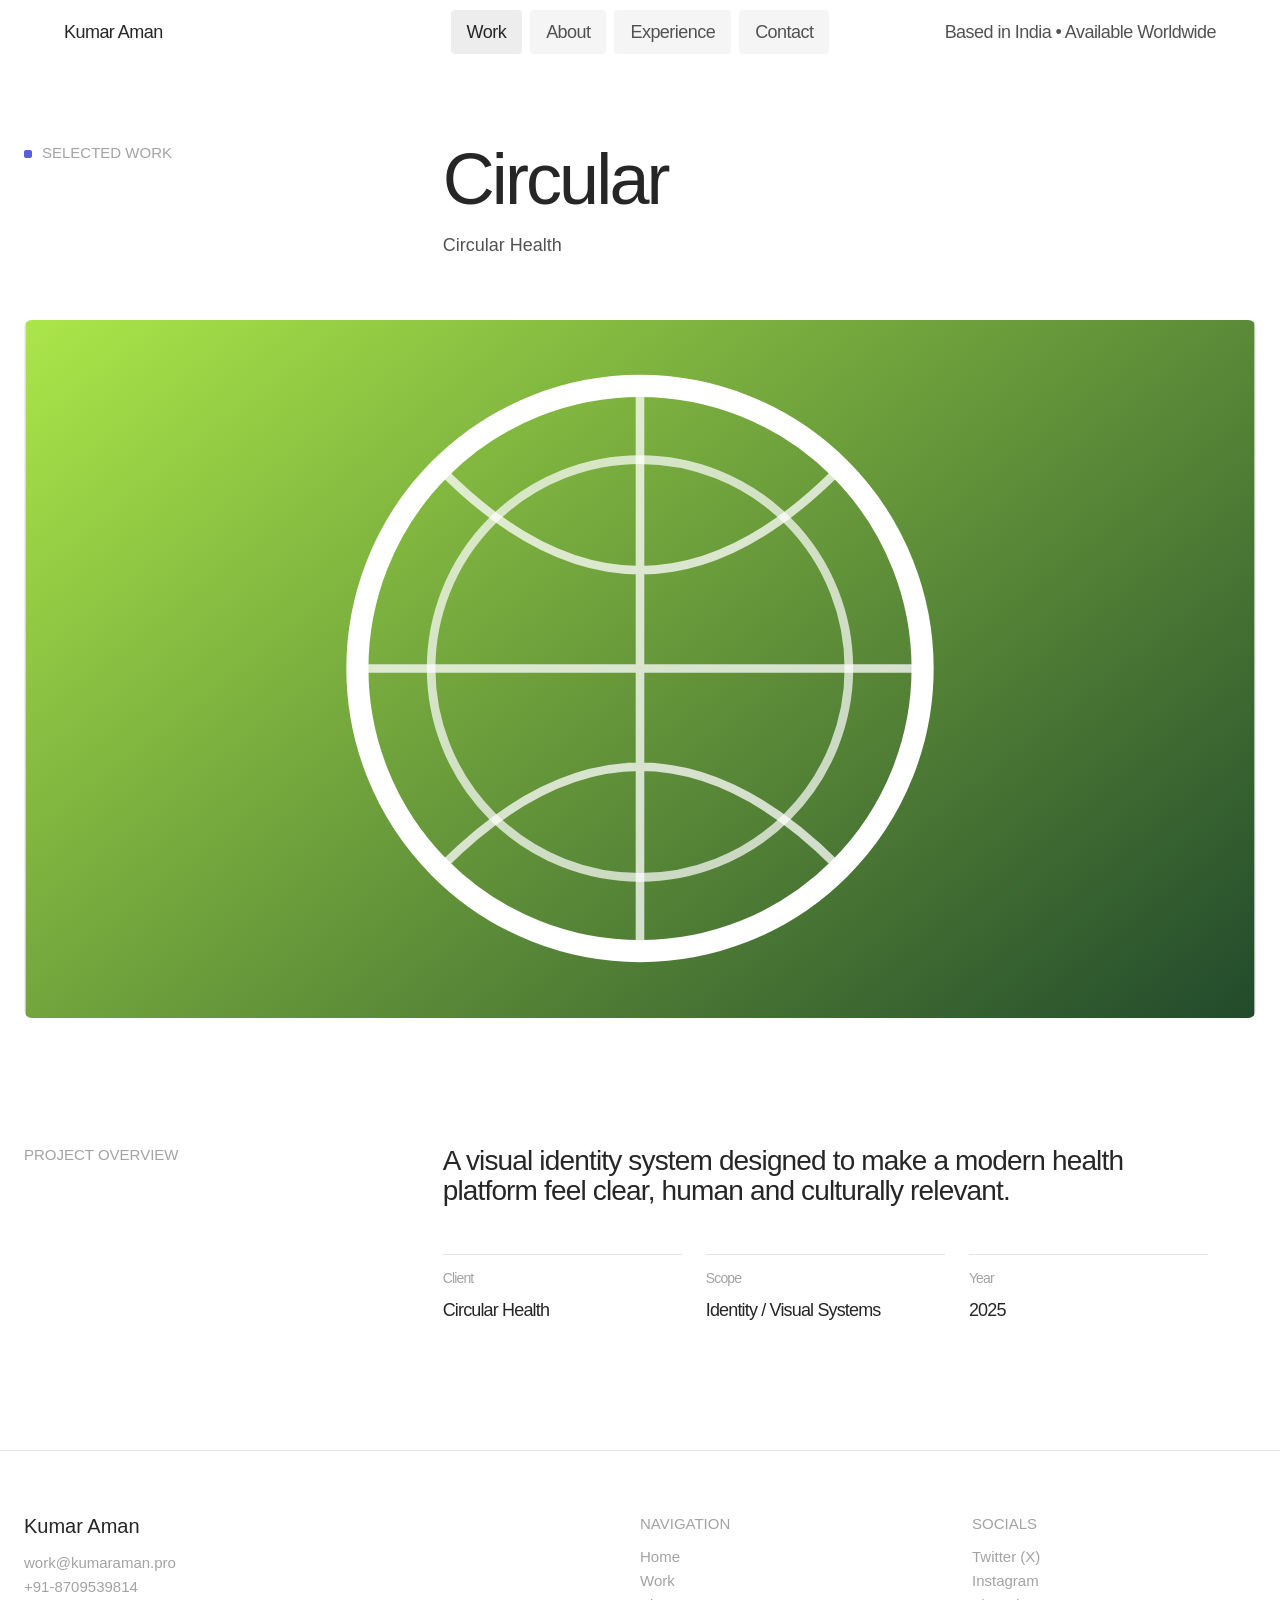
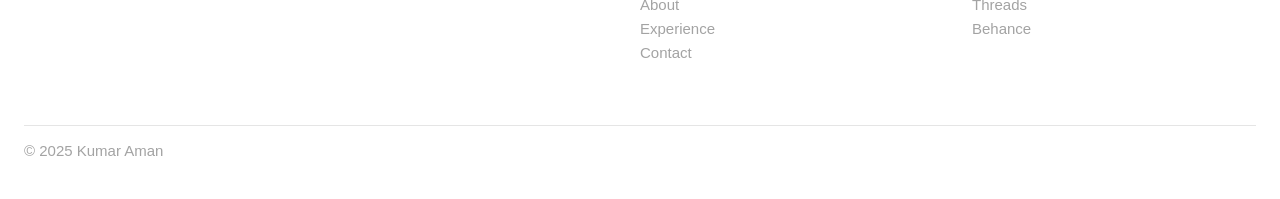
<file: work/circular.html>
<!doctype html><html lang="en"><head><meta charset="utf-8"><meta name="viewport" content="width=device-width,initial-scale=1"><meta name="description" content="Circular project by Kumar Aman."><title>Circular | Kumar Aman</title><link rel="stylesheet" href="../assets/style.css"></head><body><header class="site-header"><div class="header-inner"><div class="header-row"><a class="brand" href="../index.html">Kumar Aman</a><nav class="nav"><a class="active" href="../work.html">Work</a><a href="../profile.html">About</a><a href="../services.html">Experience</a><a href="../contact.html">Contact</a></nav><div class="availability">Based in India • Available Worldwide</div><button class="menu-toggle" aria-expanded="false">Menu</button></div></div><div class="mobile-menu"><a href="../work.html">Work</a><a href="../profile.html">About</a><a href="../services.html">Experience</a><a href="../contact.html">Contact</a></div></header><main class="project-page"><section class="project-hero"><div class="project-hero-grid"><div class="project-hero-label"><span class="overline-dot" style="display:inline-block;margin-right:10px"></span>Selected Work</div><div class="project-hero-copy"><h1 class="reveal">Circular</h1><p class="reveal">Circular Health</p></div></div></section><section class="project-image-large"><div class="project-image-large-inner reveal"><img src="../assets/circular.svg" alt="Circular project artwork"></div></section><section class="project-info"><div class="project-info-label">Project Overview</div><div class="project-info-copy reveal">A visual identity system designed to make a modern health platform feel clear, human and culturally relevant.<div class="project-meta-grid"><div><span>Client</span><strong>Circular Health</strong></div><div><span>Scope</span><strong>Identity / Visual Systems</strong></div><div><span>Year</span><strong>2025</strong></div></div></div></section></main><footer class="footer"><div class="footer-inner"><div><div class="footer-name">Kumar Aman</div><div class="footer-contact"><a href="mailto:work@kumaraman.pro">work@kumaraman.pro</a><a href="tel:+918709539814">+91-8709539814</a></div></div><div class="footer-col"><h2>Navigation</h2><div class="footer-links"><a href="../index.html">Home</a><a href="../work.html">Work</a><a href="../profile.html">About</a><a href="../services.html">Experience</a><a href="../contact.html">Contact</a></div></div><div class="footer-col"><h2>Socials</h2><div class="footer-links"><a href="https://x.com/" target="_blank">Twitter (X)</a><a href="https://instagram.com/" target="_blank">Instagram</a><a href="https://threads.net/" target="_blank">Threads</a><a href="https://behance.net/" target="_blank">Behance</a></div></div></div><div class="footer-bottom">© 2025 Kumar Aman</div></footer><script src="../assets/app.js"></script></body></html>
</file>
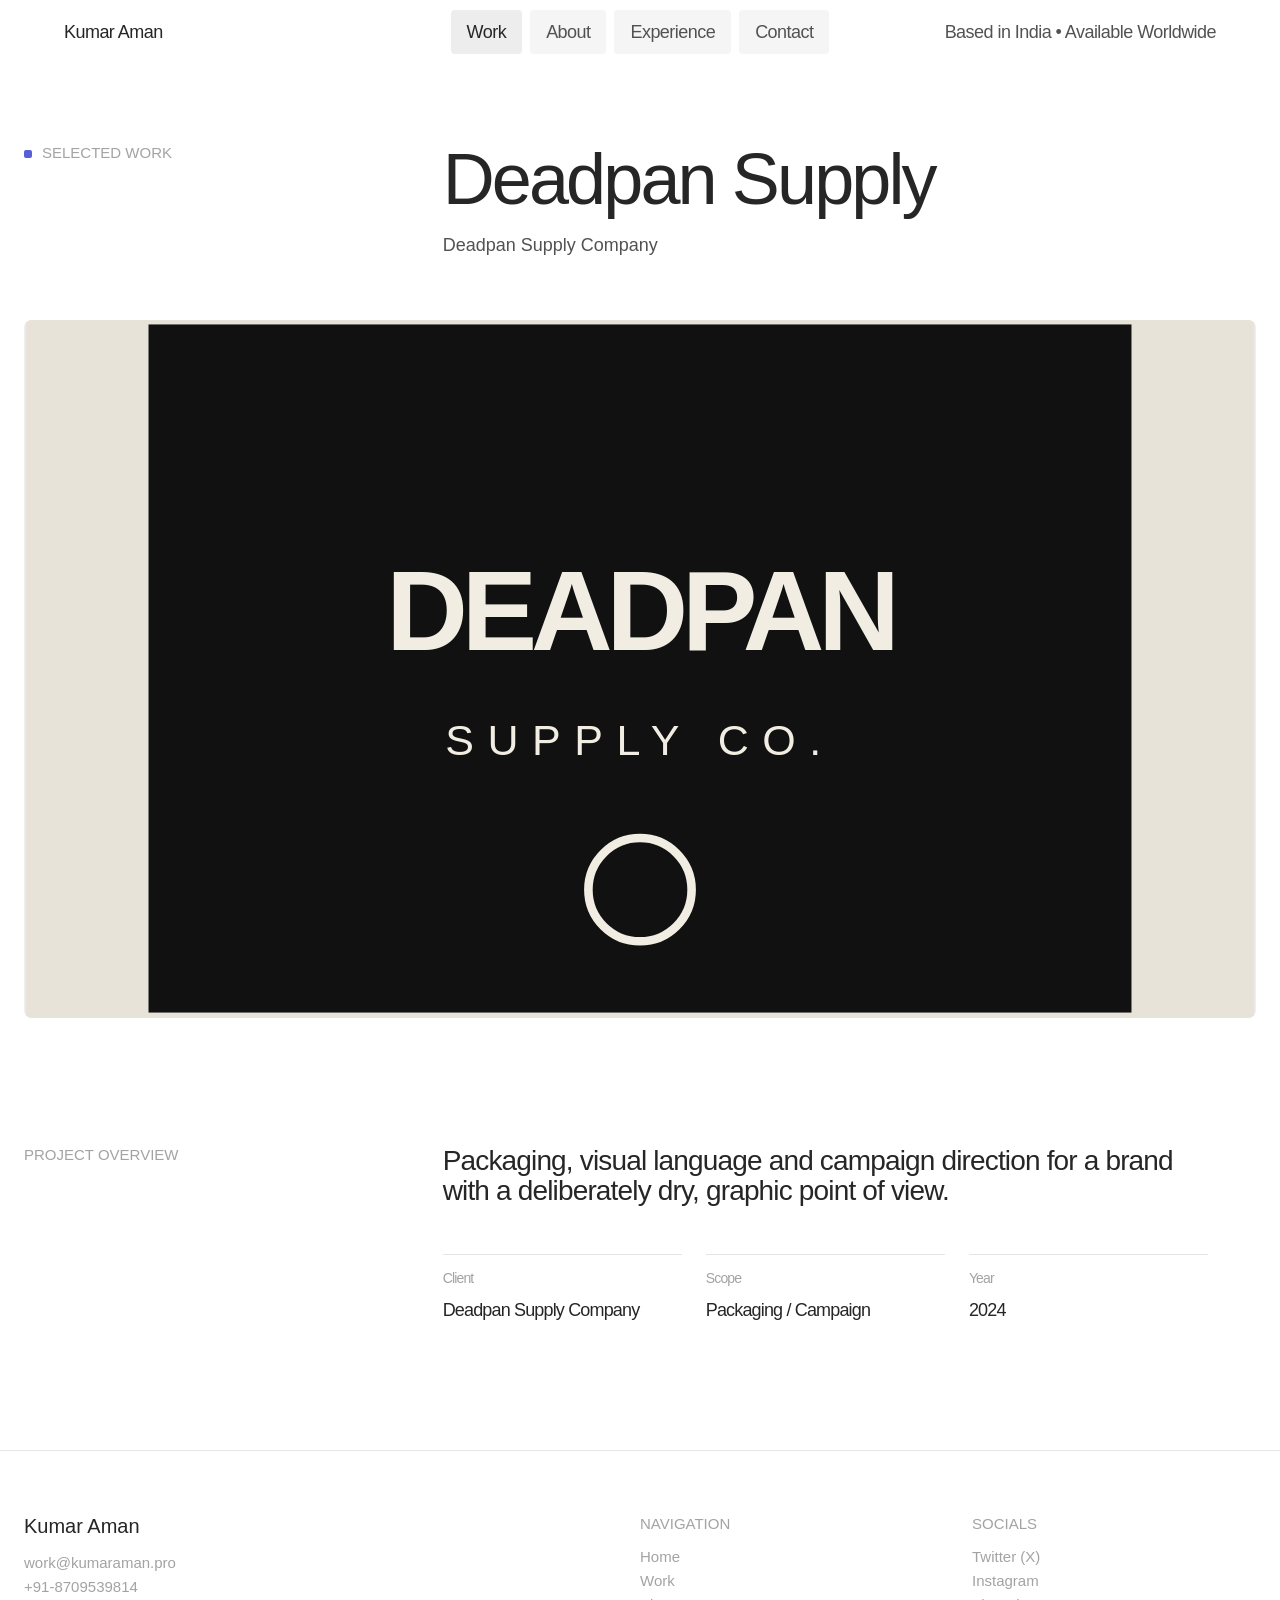
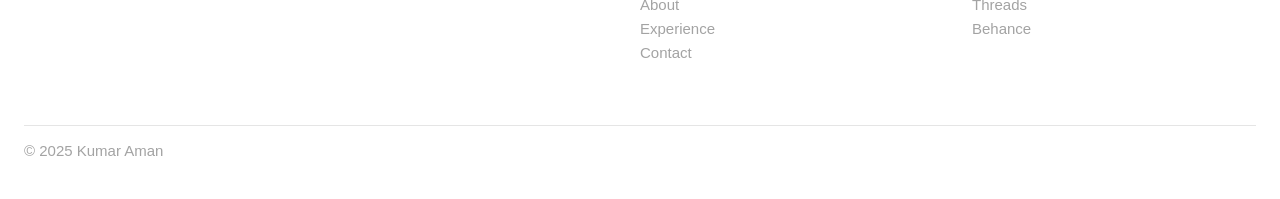
<file: work/deadpan-supply.html>
<!doctype html><html lang="en"><head><meta charset="utf-8"><meta name="viewport" content="width=device-width,initial-scale=1"><meta name="description" content="Deadpan Supply project by Kumar Aman."><title>Deadpan Supply | Kumar Aman</title><link rel="stylesheet" href="../assets/style.css"></head><body><header class="site-header"><div class="header-inner"><div class="header-row"><a class="brand" href="../index.html">Kumar Aman</a><nav class="nav"><a class="active" href="../work.html">Work</a><a href="../profile.html">About</a><a href="../services.html">Experience</a><a href="../contact.html">Contact</a></nav><div class="availability">Based in India • Available Worldwide</div><button class="menu-toggle" aria-expanded="false">Menu</button></div></div><div class="mobile-menu"><a href="../work.html">Work</a><a href="../profile.html">About</a><a href="../services.html">Experience</a><a href="../contact.html">Contact</a></div></header><main class="project-page"><section class="project-hero"><div class="project-hero-grid"><div class="project-hero-label"><span class="overline-dot" style="display:inline-block;margin-right:10px"></span>Selected Work</div><div class="project-hero-copy"><h1 class="reveal">Deadpan Supply</h1><p class="reveal">Deadpan Supply Company</p></div></div></section><section class="project-image-large"><div class="project-image-large-inner reveal"><img src="../assets/deadpan.svg" alt="Deadpan Supply project artwork"></div></section><section class="project-info"><div class="project-info-label">Project Overview</div><div class="project-info-copy reveal">Packaging, visual language and campaign direction for a brand with a deliberately dry, graphic point of view.<div class="project-meta-grid"><div><span>Client</span><strong>Deadpan Supply Company</strong></div><div><span>Scope</span><strong>Packaging / Campaign</strong></div><div><span>Year</span><strong>2024</strong></div></div></div></section></main><footer class="footer"><div class="footer-inner"><div><div class="footer-name">Kumar Aman</div><div class="footer-contact"><a href="mailto:work@kumaraman.pro">work@kumaraman.pro</a><a href="tel:+918709539814">+91-8709539814</a></div></div><div class="footer-col"><h2>Navigation</h2><div class="footer-links"><a href="../index.html">Home</a><a href="../work.html">Work</a><a href="../profile.html">About</a><a href="../services.html">Experience</a><a href="../contact.html">Contact</a></div></div><div class="footer-col"><h2>Socials</h2><div class="footer-links"><a href="https://x.com/" target="_blank">Twitter (X)</a><a href="https://instagram.com/" target="_blank">Instagram</a><a href="https://threads.net/" target="_blank">Threads</a><a href="https://behance.net/" target="_blank">Behance</a></div></div></div><div class="footer-bottom">© 2025 Kumar Aman</div></footer><script src="../assets/app.js"></script></body></html>
</file>
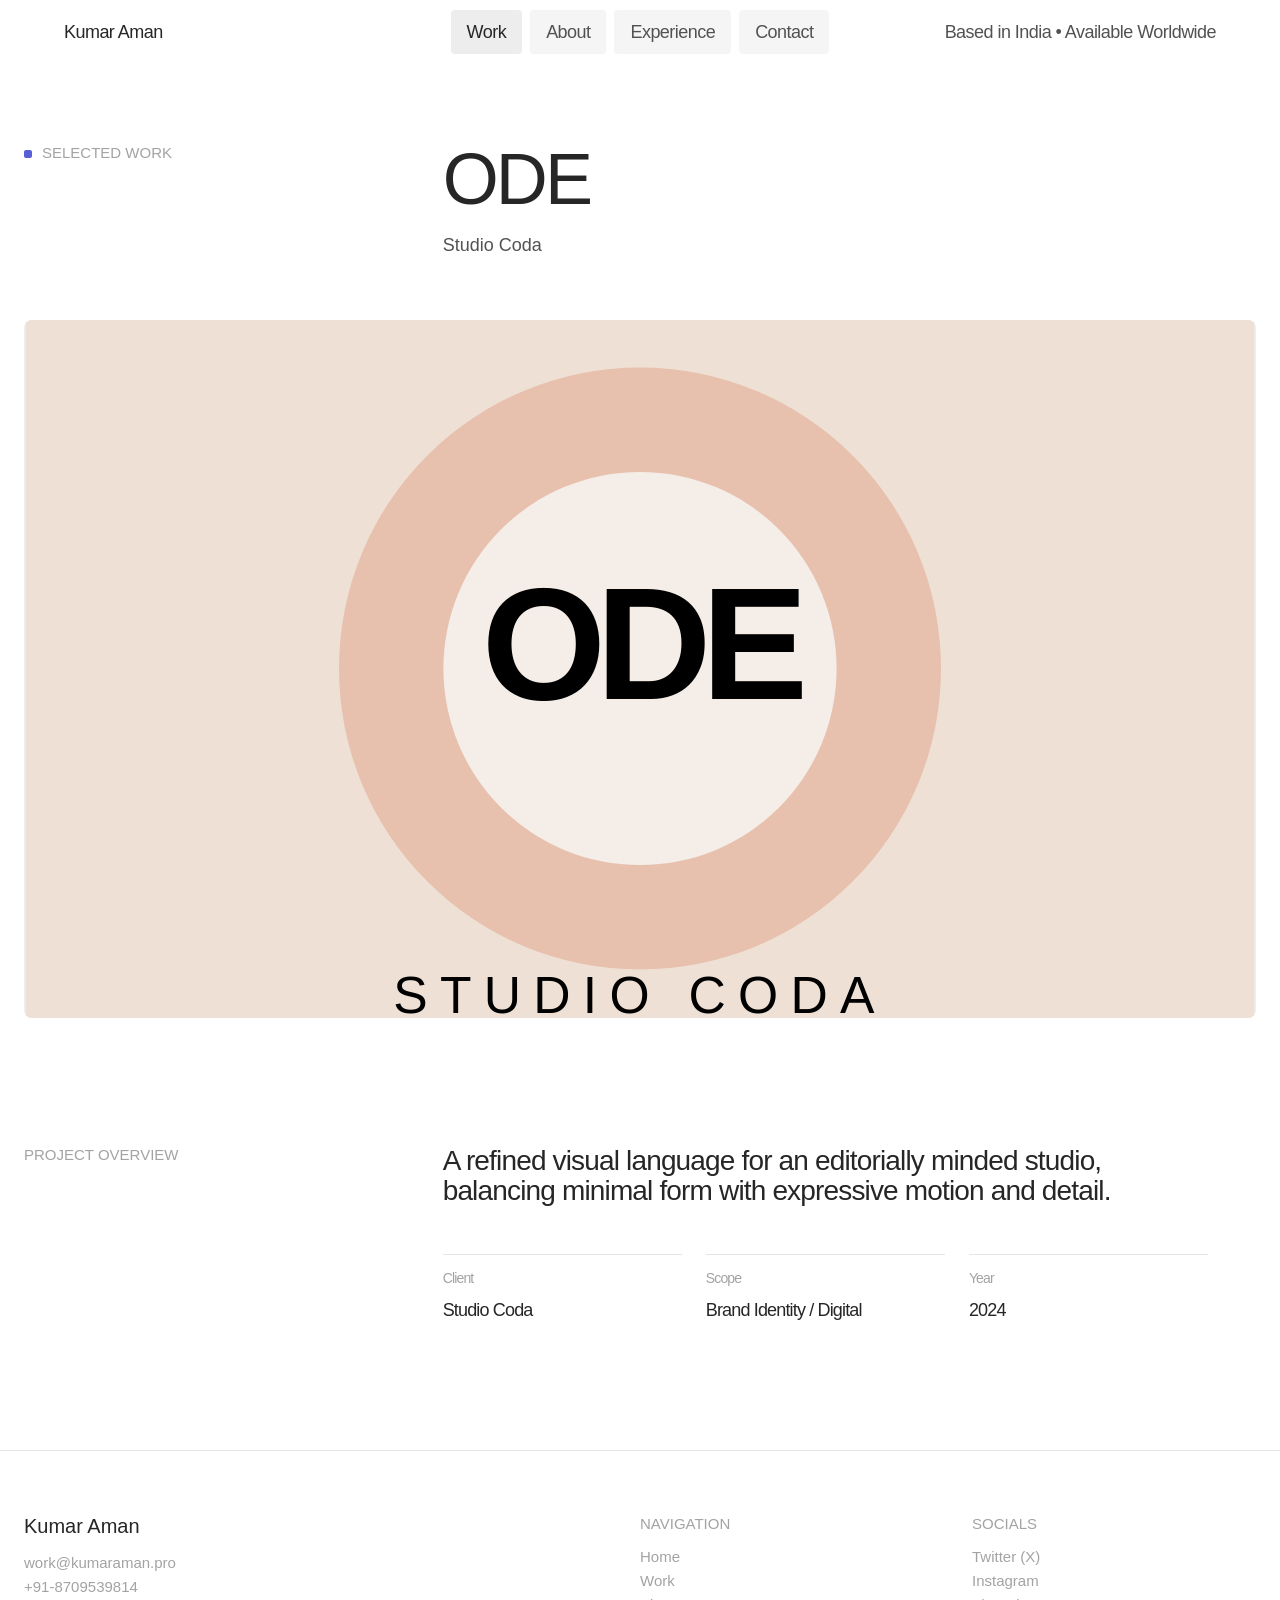
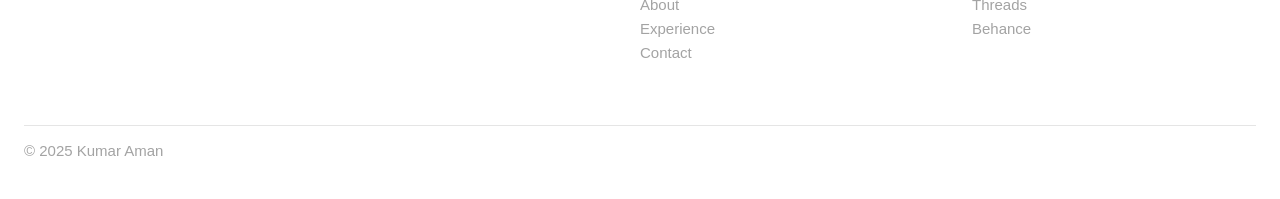
<file: work/ode.html>
<!doctype html><html lang="en"><head><meta charset="utf-8"><meta name="viewport" content="width=device-width,initial-scale=1"><meta name="description" content="ODE project by Kumar Aman."><title>ODE | Kumar Aman</title><link rel="stylesheet" href="../assets/style.css"></head><body><header class="site-header"><div class="header-inner"><div class="header-row"><a class="brand" href="../index.html">Kumar Aman</a><nav class="nav"><a class="active" href="../work.html">Work</a><a href="../profile.html">About</a><a href="../services.html">Experience</a><a href="../contact.html">Contact</a></nav><div class="availability">Based in India • Available Worldwide</div><button class="menu-toggle" aria-expanded="false">Menu</button></div></div><div class="mobile-menu"><a href="../work.html">Work</a><a href="../profile.html">About</a><a href="../services.html">Experience</a><a href="../contact.html">Contact</a></div></header><main class="project-page"><section class="project-hero"><div class="project-hero-grid"><div class="project-hero-label"><span class="overline-dot" style="display:inline-block;margin-right:10px"></span>Selected Work</div><div class="project-hero-copy"><h1 class="reveal">ODE</h1><p class="reveal">Studio Coda</p></div></div></section><section class="project-image-large"><div class="project-image-large-inner reveal"><img src="../assets/ode.svg" alt="ODE project artwork"></div></section><section class="project-info"><div class="project-info-label">Project Overview</div><div class="project-info-copy reveal">A refined visual language for an editorially minded studio, balancing minimal form with expressive motion and detail.<div class="project-meta-grid"><div><span>Client</span><strong>Studio Coda</strong></div><div><span>Scope</span><strong>Brand Identity / Digital</strong></div><div><span>Year</span><strong>2024</strong></div></div></div></section></main><footer class="footer"><div class="footer-inner"><div><div class="footer-name">Kumar Aman</div><div class="footer-contact"><a href="mailto:work@kumaraman.pro">work@kumaraman.pro</a><a href="tel:+918709539814">+91-8709539814</a></div></div><div class="footer-col"><h2>Navigation</h2><div class="footer-links"><a href="../index.html">Home</a><a href="../work.html">Work</a><a href="../profile.html">About</a><a href="../services.html">Experience</a><a href="../contact.html">Contact</a></div></div><div class="footer-col"><h2>Socials</h2><div class="footer-links"><a href="https://x.com/" target="_blank">Twitter (X)</a><a href="https://instagram.com/" target="_blank">Instagram</a><a href="https://threads.net/" target="_blank">Threads</a><a href="https://behance.net/" target="_blank">Behance</a></div></div></div><div class="footer-bottom">© 2025 Kumar Aman</div></footer><script src="../assets/app.js"></script></body></html>
</file>
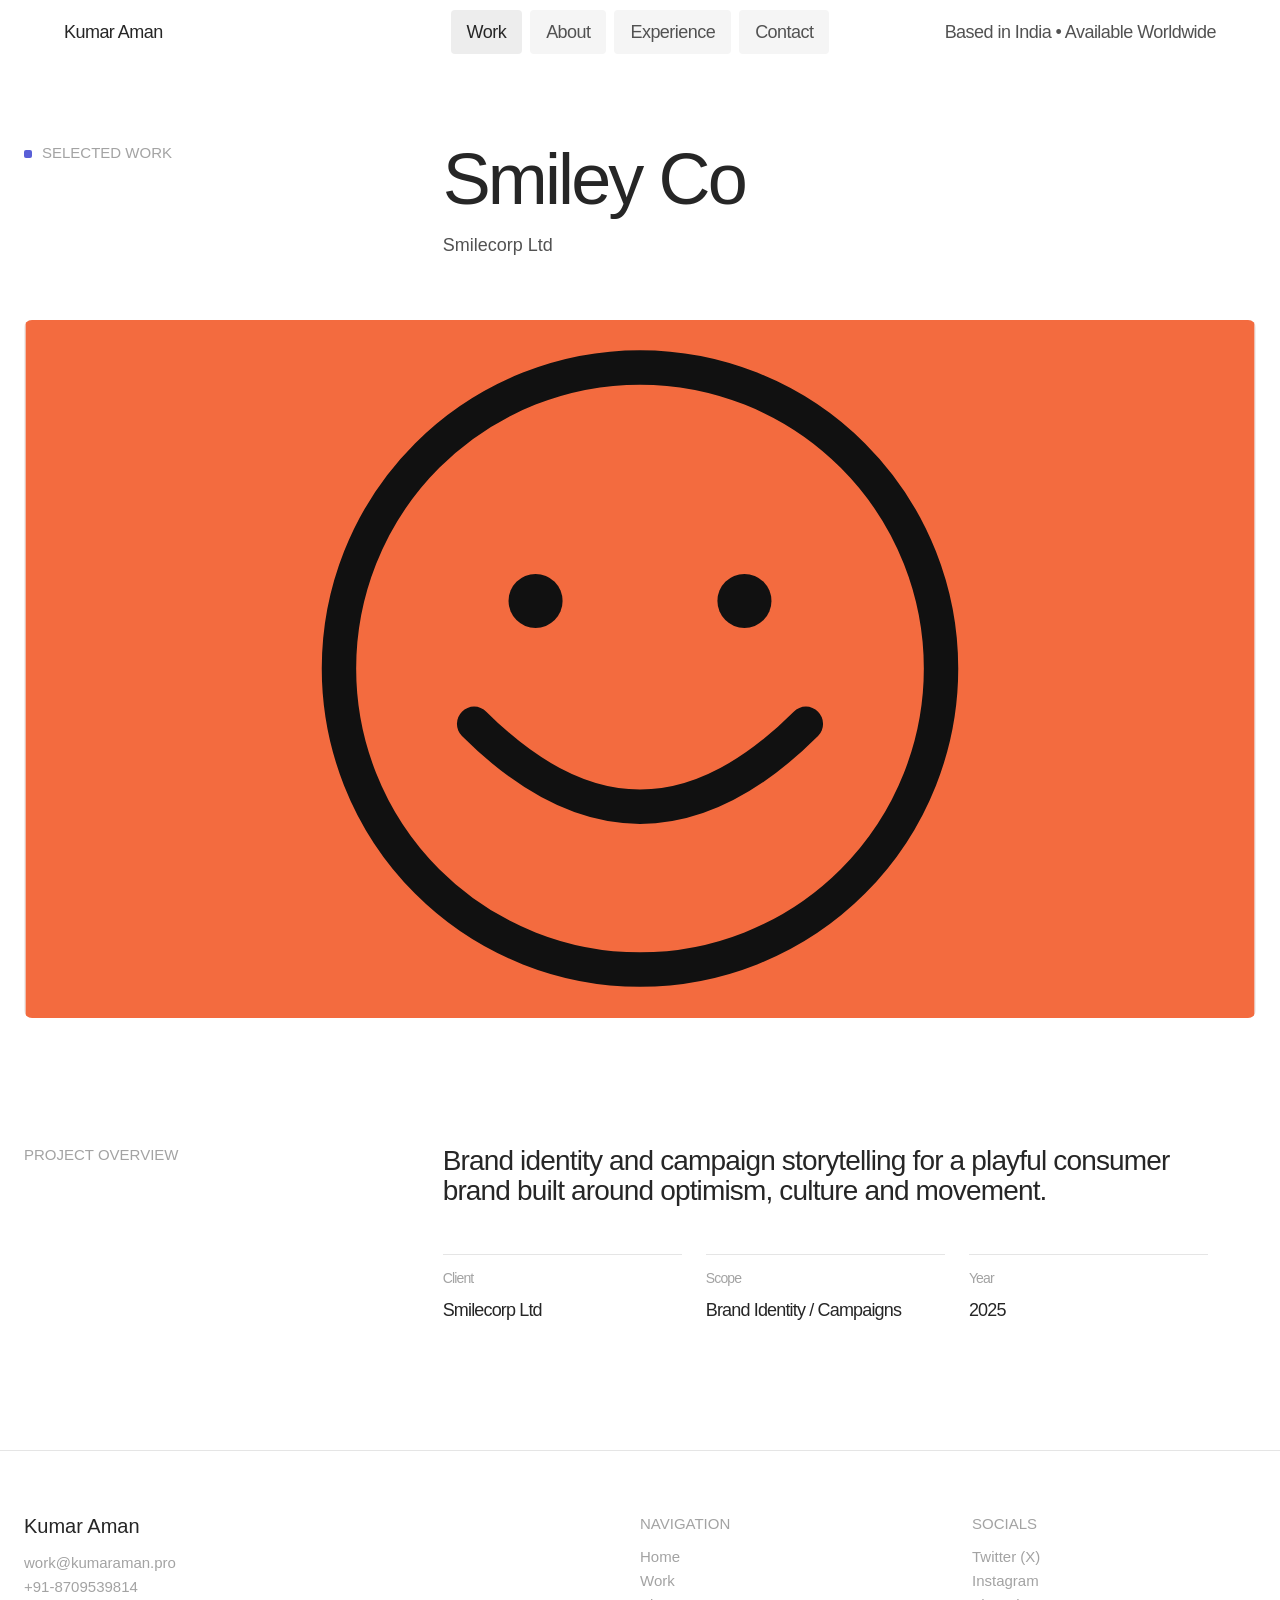
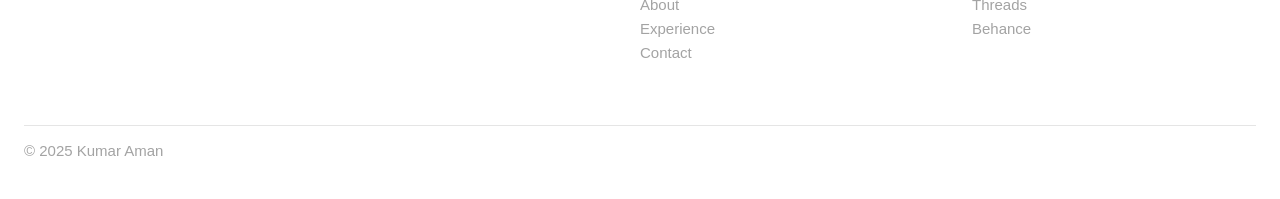
<file: work/smiley-co.html>
<!doctype html><html lang="en"><head><meta charset="utf-8"><meta name="viewport" content="width=device-width,initial-scale=1"><meta name="description" content="Smiley Co project by Kumar Aman."><title>Smiley Co | Kumar Aman</title><link rel="stylesheet" href="../assets/style.css"></head><body><header class="site-header"><div class="header-inner"><div class="header-row"><a class="brand" href="../index.html">Kumar Aman</a><nav class="nav"><a class="active" href="../work.html">Work</a><a href="../profile.html">About</a><a href="../services.html">Experience</a><a href="../contact.html">Contact</a></nav><div class="availability">Based in India • Available Worldwide</div><button class="menu-toggle" aria-expanded="false">Menu</button></div></div><div class="mobile-menu"><a href="../work.html">Work</a><a href="../profile.html">About</a><a href="../services.html">Experience</a><a href="../contact.html">Contact</a></div></header><main class="project-page"><section class="project-hero"><div class="project-hero-grid"><div class="project-hero-label"><span class="overline-dot" style="display:inline-block;margin-right:10px"></span>Selected Work</div><div class="project-hero-copy"><h1 class="reveal">Smiley Co</h1><p class="reveal">Smilecorp Ltd</p></div></div></section><section class="project-image-large"><div class="project-image-large-inner reveal"><img src="../assets/smiley.svg" alt="Smiley Co project artwork"></div></section><section class="project-info"><div class="project-info-label">Project Overview</div><div class="project-info-copy reveal">Brand identity and campaign storytelling for a playful consumer brand built around optimism, culture and movement.<div class="project-meta-grid"><div><span>Client</span><strong>Smilecorp Ltd</strong></div><div><span>Scope</span><strong>Brand Identity / Campaigns</strong></div><div><span>Year</span><strong>2025</strong></div></div></div></section></main><footer class="footer"><div class="footer-inner"><div><div class="footer-name">Kumar Aman</div><div class="footer-contact"><a href="mailto:work@kumaraman.pro">work@kumaraman.pro</a><a href="tel:+918709539814">+91-8709539814</a></div></div><div class="footer-col"><h2>Navigation</h2><div class="footer-links"><a href="../index.html">Home</a><a href="../work.html">Work</a><a href="../profile.html">About</a><a href="../services.html">Experience</a><a href="../contact.html">Contact</a></div></div><div class="footer-col"><h2>Socials</h2><div class="footer-links"><a href="https://x.com/" target="_blank">Twitter (X)</a><a href="https://instagram.com/" target="_blank">Instagram</a><a href="https://threads.net/" target="_blank">Threads</a><a href="https://behance.net/" target="_blank">Behance</a></div></div></div><div class="footer-bottom">© 2025 Kumar Aman</div></footer><script src="../assets/app.js"></script></body></html>
</file>
<file: assets/style.css>
@font-face{font-family:InterLocal;src:local('Inter')}*{box-sizing:border-box}html{scroll-behavior:smooth}body{margin:0;background:#fff;color:#262626;font-family:InterLocal,Inter,Arial,sans-serif;-webkit-font-smoothing:antialiased}a{color:inherit;text-decoration:none}img{display:block;max-width:100%}:root{--text:#262626;--muted:#525252;--soft:#a3a3a3;--line:#e5e5e5;--surface:#f5f5f5;--accent:#595fd7;--max:1440px;--wide:1200px}.site-header{position:fixed;z-index:50;inset:0 0 auto;background:#fff}.header-inner{max-width:1200px;margin:auto;padding:0 24px}.header-row{min-height:64px;display:grid;grid-template-columns:1fr auto 1fr;align-items:center}.brand,.nav a,.availability,.button,.menu-toggle{font-size:18px;font-weight:500;letter-spacing:-.03em;line-height:1}.nav{display:flex;gap:8px}.nav a,.button,.menu-toggle{min-height:44px;padding:0 16px;display:inline-flex;align-items:center;justify-content:center;border:0;border-radius:4px;background:var(--surface);color:var(--muted);transition:.25s ease}.nav a:hover,.button:hover,.menu-toggle:hover{background:#ededed;color:var(--text)}.nav a.active{background:#ededed;color:var(--text)}.availability{justify-self:end;white-space:nowrap;color:var(--muted)}.menu-toggle{display:none;cursor:pointer}.mobile-menu{display:none}.page{padding-top:64px}.hero{padding:144px 24px;display:flex;justify-content:center}.hero-inner{width:100%;max-width:768px;display:flex;flex-direction:column;align-items:center;gap:24px;text-align:center}.avatar{width:64px;height:64px;border-radius:999px;overflow:hidden;background:#dcecf2}.avatar img{width:100%;height:100%;object-fit:cover}.hero h1,.display{margin:0;font-size:52px;line-height:1;letter-spacing:-.03em;font-weight:500}.hero-actions{display:flex;gap:8px}.button.primary{background:#262626;color:#fff}.section{padding:128px 24px}.section.compact{padding-top:96px}.section-inner,.featured-inner{max-width:var(--max);margin:auto}.section-titlebar,.testimonial-inner,.form-grid,.project-info,.project-hero-grid{display:grid;grid-template-columns:repeat(6,minmax(0,1fr));gap:24px}.overline{grid-column:span 2;color:var(--soft);font-size:15px;line-height:1;text-transform:uppercase;letter-spacing:-.03em;display:flex;gap:10px;align-items:flex-start}.overline-dot{width:8px;height:8px;background:var(--accent);border-radius:2px;flex:none}.title-content{grid-column:span 4;padding-right:48px}.title-content h1{margin:0;font-size:52px;line-height:1;letter-spacing:-.03em;font-weight:500}.title-content p{margin:24px 0 0;color:var(--muted);font-size:18px;line-height:1.5;letter-spacing:-.03em}.featured{padding:0 24px 128px}.featured-head{max-width:1200px;margin:auto;padding:0 0 48px;display:flex;justify-content:space-between}.section-kicker{font-size:15px;color:var(--soft);text-transform:uppercase;letter-spacing:-.03em}.work-grid{display:flex;flex-direction:column;align-items:center;gap:48px}.project-card{width:min(100%,1200px);display:flex;flex-direction:column;gap:16px}.project-media{position:relative;width:100%;aspect-ratio:1.76512;border-radius:8px;overflow:hidden;background:#eee}.project-media img{width:100%;height:100%;object-fit:cover;transition:transform .7s cubic-bezier(.2,.65,.2,1)}.project-overlay{position:absolute;inset:50% 0 0;padding:24px;display:flex;align-items:flex-end;background:linear-gradient(180deg,transparent,rgba(0,0,0,.8));opacity:0;transition:opacity .35s}.project-overlay-copy{display:flex;flex-direction:column;gap:8px;color:#fff}.project-overlay-copy strong{font-size:24px;font-weight:500;letter-spacing:-.03em}.project-overlay-copy span{font-size:15px;color:rgba(255,255,255,.55)}.project-card:hover .project-media img{transform:scale(1.035)}.project-card:hover .project-overlay{opacity:1}.project-meta{display:none;flex-direction:column;gap:4px}.project-meta strong{font-size:18px;font-weight:500}.project-meta span{font-size:15px;color:var(--soft)}.practice-list{margin-top:72px}.practice{display:grid;grid-template-columns:repeat(6,minmax(0,1fr));gap:24px;padding:32px 0;border-top:1px solid var(--line)}.practice:last-child{border-bottom:1px solid var(--line)}.practice-number{grid-column:span 2;color:var(--soft);font-size:15px}.practice-main{grid-column:span 4;padding-right:48px}.practice-main h3{margin:0 0 12px;font-size:28px;line-height:1;font-weight:500;letter-spacing:-.03em}.practice-main p{margin:0;color:var(--muted);font-size:18px;line-height:1.5;letter-spacing:-.03em}.practice-tags{display:flex;gap:8px;flex-wrap:wrap;margin-top:20px}.practice-tags span{padding:9px 11px;border-radius:4px;background:var(--surface);color:var(--muted);font-size:14px}.testimonial{padding:128px 24px}.testimonial-label{grid-column:span 2;color:var(--soft);font-size:15px;text-transform:uppercase;display:flex;gap:10px}.testimonial-copy{grid-column:span 4;padding-right:48px}.testimonial-copy blockquote{margin:0;font-size:36px;line-height:1.05;letter-spacing:-.03em;font-weight:500}.testimonial-author{margin-top:32px;display:flex;flex-direction:column;gap:4px;color:var(--soft);font-size:15px}.testimonial-author strong{font-size:18px;color:var(--text);font-weight:500}.footer{padding:64px 24px 40px;border-top:1px solid var(--line)}.footer-inner{max-width:var(--max);margin:auto;display:grid;grid-template-columns:2fr 1fr 1fr;gap:48px}.footer-name{font-size:20px;font-weight:500}.footer-contact,.footer-links{display:flex;flex-direction:column;gap:7px;color:var(--soft);font-size:15px}.footer-contact{margin-top:16px}.footer-col h2{margin:0 0 16px;color:var(--soft);font-size:15px;font-weight:500;text-transform:uppercase}.footer-links a:hover{text-decoration:underline;color:var(--text)}.footer-bottom{max-width:var(--max);margin:64px auto 0;padding-top:16px;border-top:1px solid var(--line);color:var(--soft);font-size:15px}.process-list,.recognition-list{margin-top:72px;border-top:1px solid var(--line)}.process-row{display:grid;grid-template-columns:2fr 4fr;gap:24px;padding:32px 0;border-bottom:1px solid var(--line)}.process-index{color:var(--soft);font-size:15px}.process-row h3{margin:0 0 8px;font-size:28px;font-weight:500}.process-row p{margin:0;color:var(--muted);font-size:18px;line-height:1.5}.milestones,.recognition{margin-top:128px}.milestone-grid{display:grid;grid-template-columns:repeat(3,1fr);gap:24px;margin-top:48px}.milestone{padding-top:24px;border-top:1px solid var(--line)}.milestone strong{display:block;font-size:36px;font-weight:500;letter-spacing:-.03em}.milestone p{margin:12px 0 0;color:var(--muted);font-size:15px;line-height:1.5}.recognition-row{display:grid;grid-template-columns:2fr 1fr;padding:20px 0;border-bottom:1px solid var(--line);font-size:18px}.recognition-row span:last-child{text-align:right;color:var(--soft)}.contact-hero{padding:144px 24px 96px}.contact-actions{display:flex;gap:8px;margin-top:32px}.form-section{padding:0 24px 128px}.form-copy{grid-column:span 2;color:var(--soft);font-size:15px;text-transform:uppercase}.contact-form{grid-column:span 4;display:grid;gap:20px}.field{display:flex;flex-direction:column;gap:8px}.field label{font-size:15px;color:var(--soft)}.field input,.field textarea{border:1px solid var(--line);border-radius:4px;padding:14px 16px;outline:0;color:var(--text);background:#fff}.field textarea{min-height:160px;resize:vertical}.submit{justify-self:start;border:0;border-radius:4px;background:var(--surface);padding:13px 18px;cursor:pointer;font-weight:500}.form-status{color:var(--soft);font-size:15px}.project-hero{padding:144px 24px 64px;max-width:1440px;margin:auto}.project-hero-label{grid-column:span 2;color:var(--soft);font-size:15px;text-transform:uppercase}.project-hero-copy{grid-column:span 4;padding-right:48px}.project-hero-copy h1{margin:0;font-size:72px;line-height:.98;letter-spacing:-.04em;font-weight:500}.project-hero-copy p{margin:20px 0 0;color:var(--muted);font-size:18px}.project-image-large{margin:0 24px 128px}.project-image-large-inner{max-width:1440px;margin:auto;aspect-ratio:1.76512;border-radius:8px;overflow:hidden;background:#eee}.project-image-large img{width:100%;height:100%;object-fit:cover}.project-info{max-width:1440px;margin:0 auto 128px;padding:0 24px}.project-info-label{grid-column:span 2;color:var(--soft);font-size:15px;text-transform:uppercase}.project-info-copy{grid-column:span 4;padding-right:48px;font-size:28px;line-height:1.08;letter-spacing:-.03em}.project-meta-grid{display:grid;grid-template-columns:repeat(3,1fr);gap:24px;margin-top:48px}.project-meta-grid div{border-top:1px solid var(--line);padding-top:16px}.project-meta-grid span{display:block;margin-bottom:6px;color:var(--soft);font-size:14px}.project-meta-grid strong{font-size:18px;font-weight:500}.view-switch{display:flex;gap:8px;justify-content:flex-end;margin-bottom:48px}.view-switch .button{min-height:40px;font-size:15px}.view-switch .active{background:#262626;color:#fff}.work-list{border-top:1px solid var(--line)}.list-row{display:grid;grid-template-columns:3fr 2fr 1fr;gap:24px;padding:24px 0;border-bottom:1px solid var(--line);font-size:18px;transition:padding-left .25s}.list-row span:nth-child(2),.list-row span:nth-child(3){color:var(--soft)}.list-row:hover{padding-left:12px}.reveal{opacity:0;transform:translateY(28px);transition:opacity .8s cubic-bezier(.2,.7,.2,1),transform .8s cubic-bezier(.2,.7,.2,1)}.reveal.visible{opacity:1;transform:none}@media(max-width:1199px) and (min-width:810px){.header-inner{max-width:810px;padding:0}.availability,.nav a,.button{font-size:16px}.hero h1,.display,.title-content h1{font-size:48px}.project-hero-copy h1{font-size:64px}}@media(max-width:809px){.header-inner{padding:0 16px}.header-row{display:flex;justify-content:space-between;min-height:64px}.brand{font-size:16px}.nav,.availability{display:none}.menu-toggle{display:inline-flex;font-size:16px;min-height:40px}.mobile-menu{position:fixed;z-index:49;top:64px;left:0;right:0;padding:16px;background:#f5f5f5;display:none;flex-direction:column;gap:8px;border-bottom:1px solid var(--line)}.mobile-menu.open{display:flex}.mobile-menu a{padding:15px 16px;background:#fff;border-radius:4px;font-size:18px}.hero{padding:96px 16px}.avatar{width:56px;height:56px}.hero h1,.display,.title-content h1{font-size:38.4px}.hero-actions{width:100%;flex-direction:column}.hero-actions .button{width:100%}.section{padding:96px 16px}.section-titlebar,.testimonial-inner,.form-grid,.project-info,.project-hero-grid{display:block}.overline,.testimonial-label,.form-copy,.project-hero-label,.project-info-label{margin-bottom:24px}.title-content,.testimonial-copy,.contact-form,.project-hero-copy,.project-info-copy,.practice-main{padding-right:0}.featured{padding:0 16px 96px}.featured-head{padding-bottom:32px}.work-grid{gap:32px}.project-card{gap:8px}.project-media{aspect-ratio:1}.project-overlay{display:none}.project-meta{display:flex}.practice-list{margin-top:48px}.practice{display:block;padding:24px 0}.practice-number{margin-bottom:16px}.practice-main h3{font-size:24px}.practice-main p{font-size:16px}.testimonial{padding:96px 16px}.testimonial-copy blockquote{font-size:28px}.footer{padding:48px 16px 32px}.footer-inner{display:flex;flex-direction:column;gap:40px}.footer-bottom{margin-top:48px}.process-list,.recognition-list{margin-top:48px}.process-row{display:block;padding:24px 0}.process-index{margin-bottom:14px}.process-row h3{font-size:24px}.process-row p{font-size:16px}.milestones,.recognition{margin-top:96px}.milestone-grid{grid-template-columns:1fr;gap:32px;margin-top:32px}.recognition-row{grid-template-columns:1fr;gap:8px;font-size:16px}.recognition-row span:last-child{text-align:left}.contact-hero{padding:96px 16px 64px}.form-section{padding:0 16px 96px}.project-hero{padding:96px 16px 48px}.project-hero-copy h1{font-size:48px}.project-image-large{margin:0 16px 96px}.project-image-large-inner{aspect-ratio:1}.project-info{margin-bottom:96px;padding:0 16px}.project-info-copy{font-size:24px}.project-meta-grid{grid-template-columns:1fr;gap:16px;margin-top:32px}.contact-actions{flex-direction:column}.contact-actions .button{width:100%}.view-switch{justify-content:flex-start;margin-bottom:32px}.list-row{grid-template-columns:1fr;gap:6px}.list-row span:nth-child(2),.list-row span:nth-child(3){font-size:15px}}@media(prefers-reduced-motion:reduce){.reveal{opacity:1;transform:none}}
</file>
